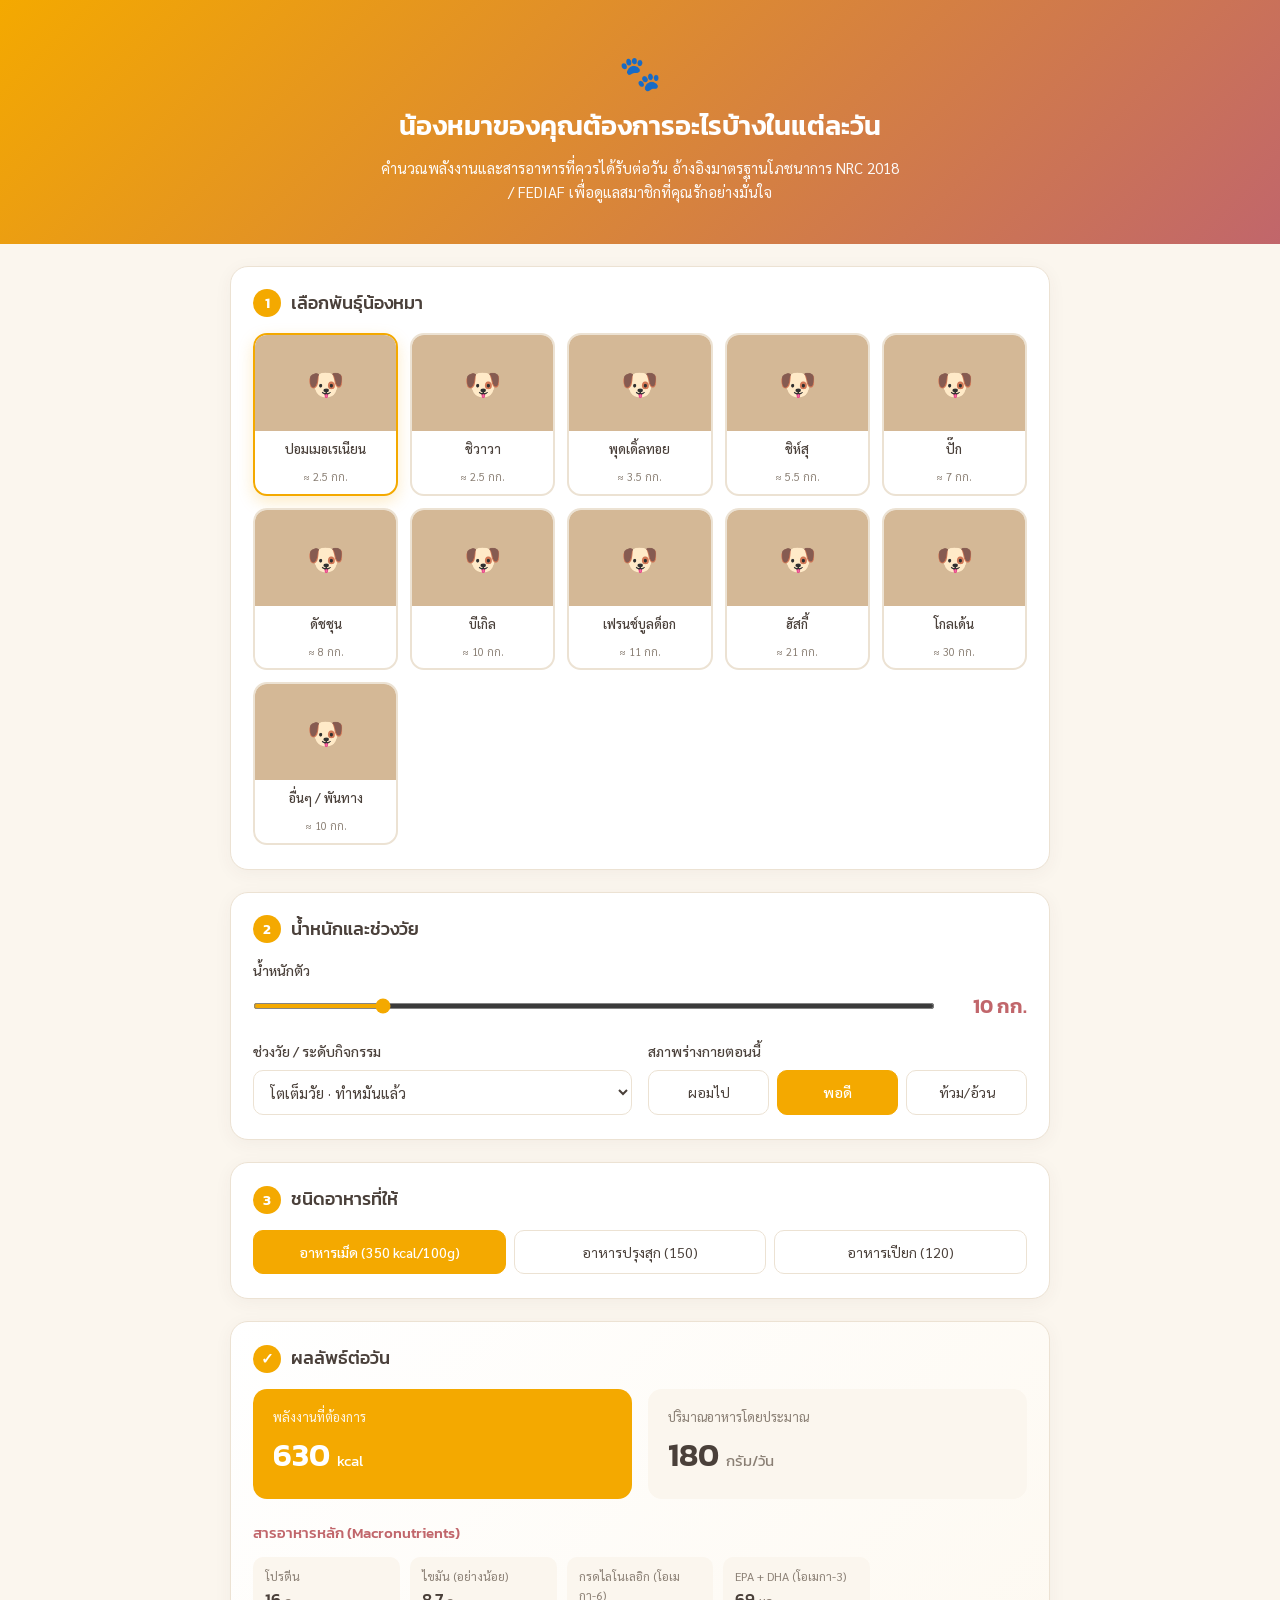
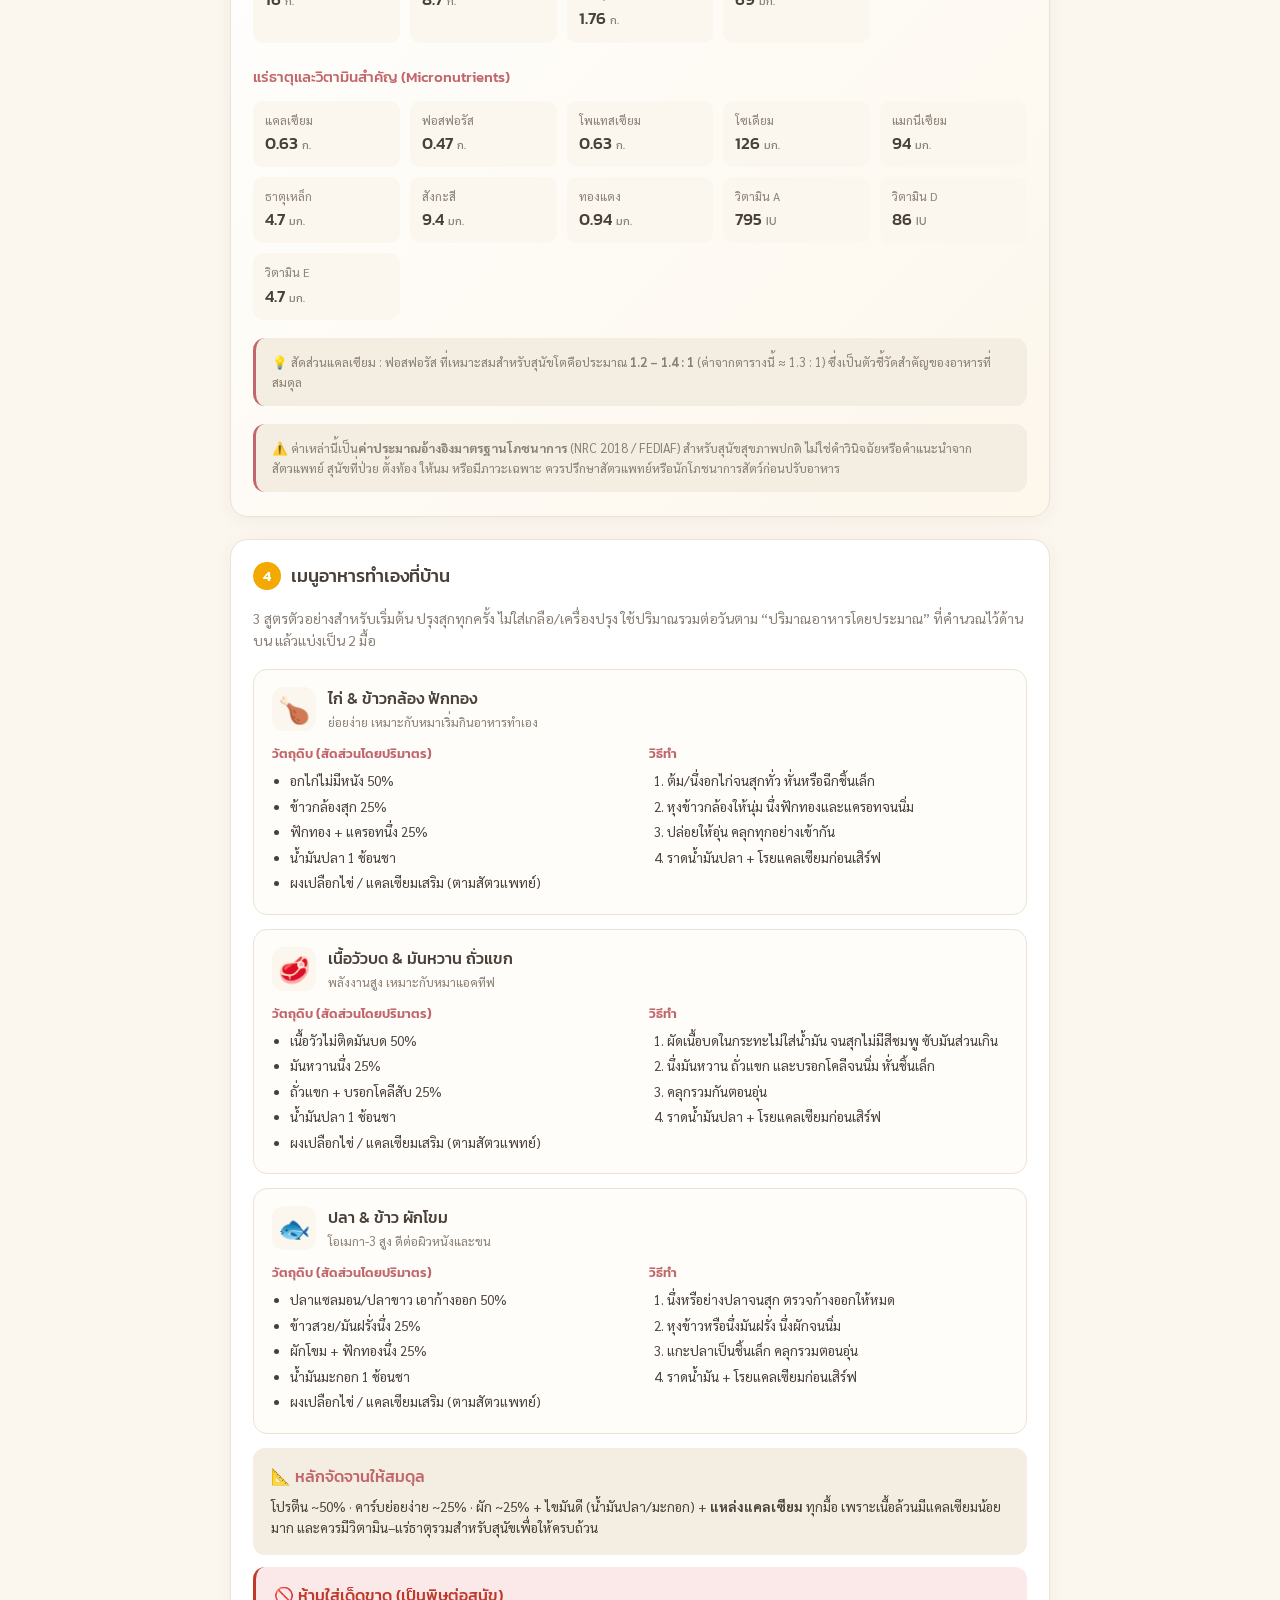
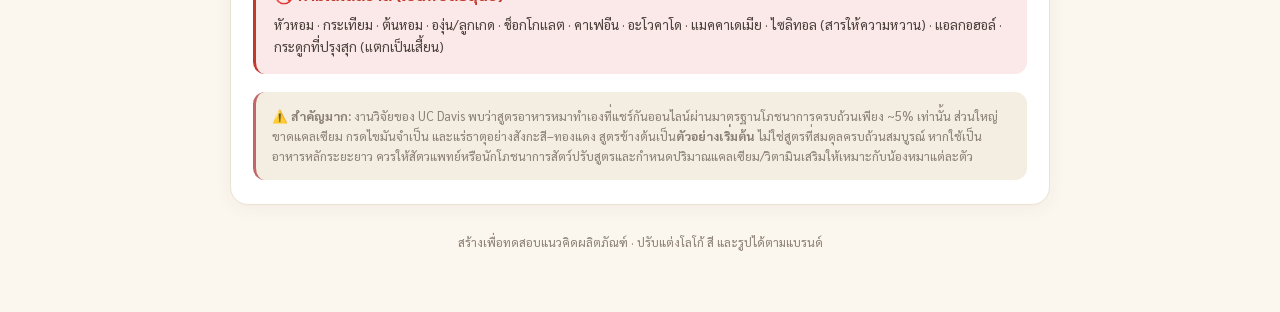
<file: INDEX.HTML>
<!DOCTYPE html>
<html lang="th">
<head>
<meta charset="UTF-8">
<meta name="viewport" content="width=device-width, initial-scale=1.0">
<title>คำนวณสารอาหารที่น้องหมาต้องการต่อวัน</title>
<link rel="preconnect" href="https://fonts.googleapis.com">
<link rel="preconnect" href="https://fonts.gstatic.com" crossorigin>
<link href="https://fonts.googleapis.com/css2?family=Kanit:wght@400;500;600&family=Sarabun:wght@400;500;600&display=swap" rel="stylesheet">
<style>
  :root{
    --mustard:#f4a900;
    --terracotta:#c1666b;
    --beige:#d4b896;
    --choco:#4a403a;
    --cream:#fbf6ee;
    --card:#ffffff;
    --line:#ece2d3;
    --muted:#8a7f74;
  }
  *{box-sizing:border-box;margin:0;padding:0;}
  body{
    font-family:'Sarabun',sans-serif;
    background:var(--cream);
    color:var(--choco);
    line-height:1.6;
    padding:0 0 60px;
  }
  h1,h2,h3,.num{font-family:'Kanit',sans-serif;font-weight:500;}
  .wrap{max-width:860px;margin:0 auto;padding:0 20px;}

  header{
    background:linear-gradient(135deg,var(--mustard),var(--terracotta));
    color:#fff;text-align:center;padding:44px 20px 40px;
  }
  header .paw{font-size:34px;}
  header h1{font-size:27px;font-weight:600;margin:6px 0 8px;}
  header p{font-size:15px;opacity:.95;max-width:520px;margin:0 auto;}

  section{background:var(--card);border:1px solid var(--line);border-radius:18px;
    padding:22px 22px 24px;margin-top:22px;box-shadow:0 4px 18px rgba(74,64,58,.05);}
  .step{display:flex;align-items:center;gap:10px;margin-bottom:16px;}
  .step .n{width:28px;height:28px;border-radius:50%;background:var(--mustard);color:#fff;
    font-family:'Kanit';font-weight:600;font-size:15px;display:flex;align-items:center;justify-content:center;flex-shrink:0;}
  .step h2{font-size:18px;font-weight:500;}

  .breeds{display:grid;grid-template-columns:repeat(auto-fill,minmax(120px,1fr));gap:12px;}
  .breed{border:2px solid var(--line);border-radius:14px;overflow:hidden;cursor:pointer;
    background:#fff;transition:transform .12s,border-color .12s;text-align:center;}
  .breed:hover{transform:translateY(-3px);}
  .breed.sel{border-color:var(--mustard);box-shadow:0 6px 16px rgba(244,169,0,.22);}
  .breed .photo{height:96px;background:var(--beige) center/cover no-repeat;display:flex;
    align-items:center;justify-content:center;font-size:30px;color:#fff;}
  .breed .name{font-size:13px;padding:8px 4px;font-weight:500;}
  .breed .kg{font-size:11px;color:var(--muted);padding-bottom:8px;}

  .field{margin-bottom:18px;}
  .field label{display:block;font-size:14px;font-weight:500;margin-bottom:8px;}
  .rangebox{display:flex;align-items:center;gap:14px;}
  input[type=range]{flex:1;accent-color:var(--mustard);height:6px;}
  .val{font-family:'Kanit';font-weight:600;font-size:20px;color:var(--terracotta);min-width:78px;text-align:right;}
  select,input[type=number]{width:100%;padding:11px 12px;border:1px solid var(--line);border-radius:10px;
    font-family:'Sarabun';font-size:15px;background:#fff;color:var(--choco);}
  .grid2{display:grid;grid-template-columns:1fr 1fr;gap:16px;}
  .chips{display:flex;gap:8px;flex-wrap:wrap;}
  .chip{flex:1;min-width:90px;text-align:center;padding:10px;border:1px solid var(--line);border-radius:10px;
    cursor:pointer;font-size:14px;background:#fff;transition:.12s;}
  .chip.on{background:var(--mustard);color:#fff;border-color:var(--mustard);font-weight:500;}

  .results{background:linear-gradient(135deg,#fff,#fdf7ec);}
  .big{display:grid;grid-template-columns:1fr 1fr;gap:16px;margin-bottom:8px;}
  .bigcard{background:var(--cream);border-radius:14px;padding:18px 20px;}
  .bigcard .lbl{font-size:13px;color:var(--muted);margin-bottom:2px;}
  .bigcard .v{font-family:'Kanit';font-weight:600;font-size:32px;color:var(--choco);}
  .bigcard .v small{font-size:15px;font-weight:400;color:var(--muted);}
  .bigcard.accent{background:var(--mustard);}
  .bigcard.accent .lbl{color:#fff;opacity:.9;}
  .bigcard.accent .v,.bigcard.accent .v small{color:#fff;}

  h3.nt{font-size:15px;font-weight:500;margin:22px 0 12px;color:var(--terracotta);}
  .nutri{display:grid;grid-template-columns:repeat(auto-fill,minmax(130px,1fr));gap:10px;}
  .nrow{background:var(--cream);border-radius:10px;padding:10px 12px;}
  .nrow .k{font-size:12px;color:var(--muted);}
  .nrow .val2{font-family:'Kanit';font-weight:500;font-size:17px;}
  .nrow .val2 small{font-size:11px;color:var(--muted);font-weight:400;}

  .note{font-size:12.5px;color:var(--muted);margin-top:18px;padding:14px 16px;background:#f4ede1;
    border-radius:12px;border-left:3px solid var(--terracotta);}
  footer{text-align:center;font-size:12px;color:var(--muted);margin-top:28px;}

  .recipe{border:1px solid var(--line);border-radius:14px;padding:16px 18px;margin-bottom:14px;background:#fffdf9;}
  .rhead{display:flex;align-items:center;gap:12px;margin-bottom:12px;}
  .rico{font-size:26px;width:44px;height:44px;background:var(--cream);border-radius:12px;display:flex;align-items:center;justify-content:center;flex-shrink:0;}
  .rname{font-family:'Kanit';font-weight:500;font-size:16px;}
  .rtag{font-size:12.5px;color:var(--muted);}
  .rsplit{display:grid;grid-template-columns:1fr 1fr;gap:18px;}
  .rlabel{font-size:12.5px;font-weight:600;color:var(--terracotta);margin-bottom:6px;font-family:'Kanit';}
  .ring,.rsteps{font-size:13.5px;padding-left:18px;}
  .ring li,.rsteps li{margin-bottom:4px;}
  @media(max-width:560px){.rsplit{grid-template-columns:1fr;}.grid2{grid-template-columns:1fr;}.big{grid-template-columns:1fr;}}
</style>
</head>
<body>
<header>
  <div class="paw">🐾</div>
  <h1>น้องหมาของคุณต้องการอะไรบ้างในแต่ละวัน</h1>
  <p>คำนวณพลังงานและสารอาหารที่ควรได้รับต่อวัน อ้างอิงมาตรฐานโภชนาการ NRC 2018 / FEDIAF เพื่อดูแลสมาชิกที่คุณรักอย่างมั่นใจ</p>
</header>

<div class="wrap">

  <section>
    <div class="step"><div class="n">1</div><h2>เลือกพันธุ์น้องหมา</h2></div>
    <div class="breeds" id="breeds"></div>
  </section>

  <section>
    <div class="step"><div class="n">2</div><h2>น้ำหนักและช่วงวัย</h2></div>
    <div class="field">
      <label>น้ำหนักตัว</label>
      <div class="rangebox">
        <input type="range" id="wt" min="1" max="50" step="0.5" value="10">
        <span class="val" id="wtOut">10 กก.</span>
      </div>
    </div>
    <div class="grid2">
      <div class="field" style="margin-bottom:0">
        <label>ช่วงวัย / ระดับกิจกรรม</label>
        <select id="stage">
          <option value="1.6">โตเต็มวัย · ทำหมันแล้ว</option>
          <option value="1.8">โตเต็มวัย · ยังไม่ทำหมัน</option>
          <option value="1.4">ไม่ค่อยขยับ / อยู่คอนโด</option>
          <option value="2.0">แอคทีฟมาก / ออกกำลังบ่อย</option>
          <option value="1.4">สูงวัย (7 ปีขึ้นไป)</option>
          <option value="2.0">ลูกสุนัข 4–12 เดือน</option>
          <option value="3.0">ลูกสุนัข ต่ำกว่า 4 เดือน</option>
          <option value="1.0">อยู่ระหว่างลดน้ำหนัก</option>
        </select>
      </div>
      <div class="field" style="margin-bottom:0">
        <label>สภาพร่างกายตอนนี้</label>
        <div class="chips" id="bcs">
          <div class="chip" data-b="1.1">ผอมไป</div>
          <div class="chip on" data-b="1.0">พอดี</div>
          <div class="chip" data-b="0.9">ท้วม/อ้วน</div>
        </div>
      </div>
    </div>
  </section>

  <section>
    <div class="step"><div class="n">3</div><h2>ชนิดอาหารที่ให้</h2></div>
    <div class="chips" id="foodtype">
      <div class="chip on" data-d="350">อาหารเม็ด (350 kcal/100g)</div>
      <div class="chip" data-d="150">อาหารปรุงสุก (150)</div>
      <div class="chip" data-d="120">อาหารเปียก (120)</div>
    </div>
  </section>

  <section class="results">
    <div class="step"><div class="n">✓</div><h2>ผลลัพธ์ต่อวัน</h2></div>
    <div class="big">
      <div class="bigcard accent">
        <div class="lbl">พลังงานที่ต้องการ</div>
        <div class="v"><span id="kcal">—</span> <small>kcal</small></div>
      </div>
      <div class="bigcard">
        <div class="lbl">ปริมาณอาหารโดยประมาณ</div>
        <div class="v"><span id="grams">—</span> <small>กรัม/วัน</small></div>
      </div>
    </div>

    <h3 class="nt">สารอาหารหลัก (Macronutrients)</h3>
    <div class="nutri" id="macro"></div>

    <h3 class="nt">แร่ธาตุและวิตามินสำคัญ (Micronutrients)</h3>
    <div class="nutri" id="micro"></div>

    <div class="note" id="capnote"></div>
    <div class="note">
      ⚠️ ค่าเหล่านี้เป็น<b>ค่าประมาณอ้างอิงมาตรฐานโภชนาการ</b> (NRC 2018 / FEDIAF) สำหรับสุนัขสุขภาพปกติ
      ไม่ใช่คำวินิจฉัยหรือคำแนะนำจากสัตวแพทย์ สุนัขที่ป่วย ตั้งท้อง ให้นม หรือมีภาวะเฉพาะ
      ควรปรึกษาสัตวแพทย์หรือนักโภชนาการสัตว์ก่อนปรับอาหาร
    </div>
  </section>

  <section>
    <div class="step"><div class="n">4</div><h2>เมนูอาหารทำเองที่บ้าน</h2></div>
    <p style="font-size:14px;color:var(--muted);margin-bottom:18px">
      3 สูตรตัวอย่างสำหรับเริ่มต้น ปรุงสุกทุกครั้ง ไม่ใส่เกลือ/เครื่องปรุง ใช้ปริมาณรวมต่อวันตาม “ปริมาณอาหารโดยประมาณ” ที่คำนวณไว้ด้านบน แล้วแบ่งเป็น 2 มื้อ
    </p>

    <div class="recipe">
      <div class="rhead"><span class="rico">🍗</span><div><div class="rname">ไก่ & ข้าวกล้อง ฟักทอง</div><div class="rtag">ย่อยง่าย เหมาะกับหมาเริ่มกินอาหารทำเอง</div></div></div>
      <div class="rsplit">
        <div>
          <div class="rlabel">วัตถุดิบ (สัดส่วนโดยปริมาตร)</div>
          <ul class="ring">
            <li>อกไก่ไม่มีหนัง 50%</li>
            <li>ข้าวกล้องสุก 25%</li>
            <li>ฟักทอง + แครอทนึ่ง 25%</li>
            <li>น้ำมันปลา 1 ช้อนชา</li>
            <li>ผงเปลือกไข่ / แคลเซียมเสริม (ตามสัตวแพทย์)</li>
          </ul>
        </div>
        <div>
          <div class="rlabel">วิธีทำ</div>
          <ol class="rsteps">
            <li>ต้ม/นึ่งอกไก่จนสุกทั่ว หั่นหรือฉีกชิ้นเล็ก</li>
            <li>หุงข้าวกล้องให้นุ่ม นึ่งฟักทองและแครอทจนนิ่ม</li>
            <li>ปล่อยให้อุ่น คลุกทุกอย่างเข้ากัน</li>
            <li>ราดน้ำมันปลา + โรยแคลเซียมก่อนเสิร์ฟ</li>
          </ol>
        </div>
      </div>
    </div>

    <div class="recipe">
      <div class="rhead"><span class="rico">🥩</span><div><div class="rname">เนื้อวัวบด & มันหวาน ถั่วแขก</div><div class="rtag">พลังงานสูง เหมาะกับหมาแอคทีฟ</div></div></div>
      <div class="rsplit">
        <div>
          <div class="rlabel">วัตถุดิบ (สัดส่วนโดยปริมาตร)</div>
          <ul class="ring">
            <li>เนื้อวัวไม่ติดมันบด 50%</li>
            <li>มันหวานนึ่ง 25%</li>
            <li>ถั่วแขก + บรอกโคลีสับ 25%</li>
            <li>น้ำมันปลา 1 ช้อนชา</li>
            <li>ผงเปลือกไข่ / แคลเซียมเสริม (ตามสัตวแพทย์)</li>
          </ul>
        </div>
        <div>
          <div class="rlabel">วิธีทำ</div>
          <ol class="rsteps">
            <li>ผัดเนื้อบดในกระทะไม่ใส่น้ำมัน จนสุกไม่มีสีชมพู ซับมันส่วนเกิน</li>
            <li>นึ่งมันหวาน ถั่วแขก และบรอกโคลีจนนิ่ม หั่นชิ้นเล็ก</li>
            <li>คลุกรวมกันตอนอุ่น</li>
            <li>ราดน้ำมันปลา + โรยแคลเซียมก่อนเสิร์ฟ</li>
          </ol>
        </div>
      </div>
    </div>

    <div class="recipe">
      <div class="rhead"><span class="rico">🐟</span><div><div class="rname">ปลา & ข้าว ผักโขม</div><div class="rtag">โอเมกา-3 สูง ดีต่อผิวหนังและขน</div></div></div>
      <div class="rsplit">
        <div>
          <div class="rlabel">วัตถุดิบ (สัดส่วนโดยปริมาตร)</div>
          <ul class="ring">
            <li>ปลาแซลมอน/ปลาขาว เอาก้างออก 50%</li>
            <li>ข้าวสวย/มันฝรั่งนึ่ง 25%</li>
            <li>ผักโขม + ฟักทองนึ่ง 25%</li>
            <li>น้ำมันมะกอก 1 ช้อนชา</li>
            <li>ผงเปลือกไข่ / แคลเซียมเสริม (ตามสัตวแพทย์)</li>
          </ul>
        </div>
        <div>
          <div class="rlabel">วิธีทำ</div>
          <ol class="rsteps">
            <li>นึ่งหรือย่างปลาจนสุก ตรวจก้างออกให้หมด</li>
            <li>หุงข้าวหรือนึ่งมันฝรั่ง นึ่งผักจนนิ่ม</li>
            <li>แกะปลาเป็นชิ้นเล็ก คลุกรวมตอนอุ่น</li>
            <li>ราดน้ำมัน + โรยแคลเซียมก่อนเสิร์ฟ</li>
          </ol>
        </div>
      </div>
    </div>

    <div style="background:#f4ede1;border-radius:12px;padding:16px 18px;margin-top:6px">
      <div style="font-family:'Kanit';font-weight:500;color:var(--terracotta);margin-bottom:6px">📐 หลักจัดจานให้สมดุล</div>
      <div style="font-size:13.5px">โปรตีน ~50% · คาร์บย่อยง่าย ~25% · ผัก ~25% + ไขมันดี (น้ำมันปลา/มะกอก) + <b>แหล่งแคลเซียม</b> ทุกมื้อ เพราะเนื้อล้วนมีแคลเซียมน้อยมาก และควรมีวิตามิน–แร่ธาตุรวมสำหรับสุนัขเพื่อให้ครบถ้วน</div>
    </div>

    <div style="background:#fbe9e9;border-radius:12px;padding:16px 18px;margin-top:12px;border-left:3px solid #c0392b">
      <div style="font-family:'Kanit';font-weight:500;color:#c0392b;margin-bottom:6px">🚫 ห้ามใส่เด็ดขาด (เป็นพิษต่อสุนัข)</div>
      <div style="font-size:13.5px">หัวหอม · กระเทียม · ต้นหอม · องุ่น/ลูกเกด · ช็อกโกแลต · คาเฟอีน · อะโวคาโด · แมคคาเดเมีย · ไซลิทอล (สารให้ความหวาน) · แอลกอฮอล์ · กระดูกที่ปรุงสุก (แตกเป็นเสี้ยน)</div>
    </div>

    <div class="note">
      ⚠️ <b>สำคัญมาก:</b> งานวิจัยของ UC Davis พบว่าสูตรอาหารหมาทำเองที่แชร์กันออนไลน์ผ่านมาตรฐานโภชนาการครบถ้วนเพียง ~5% เท่านั้น ส่วนใหญ่ขาดแคลเซียม กรดไขมันจำเป็น และแร่ธาตุอย่างสังกะสี–ทองแดง
      สูตรข้างต้นเป็น<b>ตัวอย่างเริ่มต้น</b> ไม่ใช่สูตรที่สมดุลครบถ้วนสมบูรณ์ หากใช้เป็นอาหารหลักระยะยาว ควรให้สัตวแพทย์หรือนักโภชนาการสัตว์ปรับสูตรและกำหนดปริมาณแคลเซียม/วิตามินเสริมให้เหมาะกับน้องหมาแต่ละตัว
    </div>
  </section>

  <footer>สร้างเพื่อทดสอบแนวคิดผลิตภัณฑ์ · ปรับแต่งโลโก้ สี และรูปได้ตามแบรนด์</footer>
</div>

<script>
const breeds=[
  {n:"ปอมเมอเรเนียน",kg:2.5,api:"pomeranian"},
  {n:"ชิวาวา",kg:2.5,api:"chihuahua"},
  {n:"พุดเดิ้ลทอย",kg:3.5,api:"poodle/toy"},
  {n:"ชิห์สุ",kg:5.5,api:"shihtzu"},
  {n:"ปั๊ก",kg:7,api:"pug"},
  {n:"ดัชชุน",kg:8,api:"dachshund"},
  {n:"บีเกิล",kg:10,api:"beagle"},
  {n:"เฟรนช์บูลด็อก",kg:11,api:"bulldog/french"},
  {n:"ฮัสกี้",kg:21,api:"husky"},
  {n:"โกลเด้น",kg:30,api:"retriever/golden"},
  {n:"อื่นๆ / พันทาง",kg:10,api:""}
];

const NRC={
  protein:25, fat:13.8, linoleic:2.8, epadha:0.11,
  ca:1.0, p:0.75, na:0.2, k:1.0, mg:150, fe:7.5, zn:15, cu:1.5,
  vitA:1263, vitD:136, vitE:7.5
};

let sel=0, bcs=1.0, density=350;

const wrap=document.getElementById("breeds");
breeds.forEach((b,i)=>{
  const c=document.createElement("div");
  c.className="breed"+(i===0?" sel":"");
  c.innerHTML=`<div class="photo" id="ph${i}">🐶</div><div class="name">${b.n}</div><div class="kg">≈ ${b.kg} กก.</div>`;
  c.onclick=()=>{sel=i;document.querySelectorAll(".breed").forEach(x=>x.classList.remove("sel"));
    c.classList.add("sel");document.getElementById("wt").value=b.kg;calc();};
  wrap.appendChild(c);
  const url=b.api?`https://dog.ceo/api/breed/${b.api}/images/random`:`https://dog.ceo/api/breeds/image/random`;
  fetch(url).then(r=>r.json()).then(d=>{if(d.message){const p=document.getElementById("ph"+i);
    p.style.backgroundImage=`url(${d.message})`;p.textContent="";}}).catch(()=>{});
});

document.getElementById("bcs").onclick=e=>{const t=e.target.closest(".chip");if(!t)return;
  document.querySelectorAll("#bcs .chip").forEach(x=>x.classList.remove("on"));t.classList.add("on");
  bcs=parseFloat(t.dataset.b);calc();};
document.getElementById("foodtype").onclick=e=>{const t=e.target.closest(".chip");if(!t)return;
  document.querySelectorAll("#foodtype .chip").forEach(x=>x.classList.remove("on"));t.classList.add("on");
  density=parseFloat(t.dataset.d);calc();};
document.getElementById("wt").addEventListener("input",calc);
document.getElementById("stage").addEventListener("change",calc);

function row(k,v,u){return `<div class="nrow"><div class="k">${k}</div><div class="val2">${v} <small>${u}</small></div></div>`;}
function r2(x){return Math.round(x*100)/100;}
function r1(x){return Math.round(x*10)/10;}

function calc(){
  const kg=parseFloat(document.getElementById("wt").value);
  const f=parseFloat(document.getElementById("stage").value);
  document.getElementById("wtOut").textContent=kg+" กก.";
  const rer=70*Math.pow(kg,0.75);
  const mer=rer*f*bcs;
  const k=mer/1000;
  document.getElementById("kcal").textContent=Math.round(mer).toLocaleString();
  document.getElementById("grams").textContent=Math.round(mer/(density/100)).toLocaleString();

  document.getElementById("macro").innerHTML=
    row("โปรตีน",Math.round(NRC.protein*k),"ก.")+
    row("ไขมัน (อย่างน้อย)",r1(NRC.fat*k),"ก.")+
    row("กรดไลโนเลอิก (โอเมกา-6)",r2(NRC.linoleic*k),"ก.")+
    row("EPA + DHA (โอเมกา-3)",Math.round(NRC.epadha*k*1000),"มก.");

  document.getElementById("micro").innerHTML=
    row("แคลเซียม",r2(NRC.ca*k),"ก.")+
    row("ฟอสฟอรัส",r2(NRC.p*k),"ก.")+
    row("โพแทสเซียม",r2(NRC.k*k),"ก.")+
    row("โซเดียม",Math.round(NRC.na*k*1000),"มก.")+
    row("แมกนีเซียม",Math.round(NRC.mg*k),"มก.")+
    row("ธาตุเหล็ก",r1(NRC.fe*k),"มก.")+
    row("สังกะสี",r1(NRC.zn*k),"มก.")+
    row("ทองแดง",r2(NRC.cu*k),"มก.")+
    row("วิตามิน A",Math.round(NRC.vitA*k),"IU")+
    row("วิตามิน D",Math.round(NRC.vitD*k),"IU")+
    row("วิตามิน E",r1(NRC.vitE*k),"มก.");

  const ratio=r1((NRC.ca*k)/(NRC.p*k));
  document.getElementById("capnote").innerHTML=
    `💡 สัดส่วนแคลเซียม : ฟอสฟอรัส ที่เหมาะสมสำหรับสุนัขโตคือประมาณ <b>1.2 – 1.4 : 1</b> (ค่าจากตารางนี้ ≈ ${ratio} : 1) ซึ่งเป็นตัวชี้วัดสำคัญของอาหารที่สมดุล`;
}
calc();
</script>
</body>
</html>
</file>
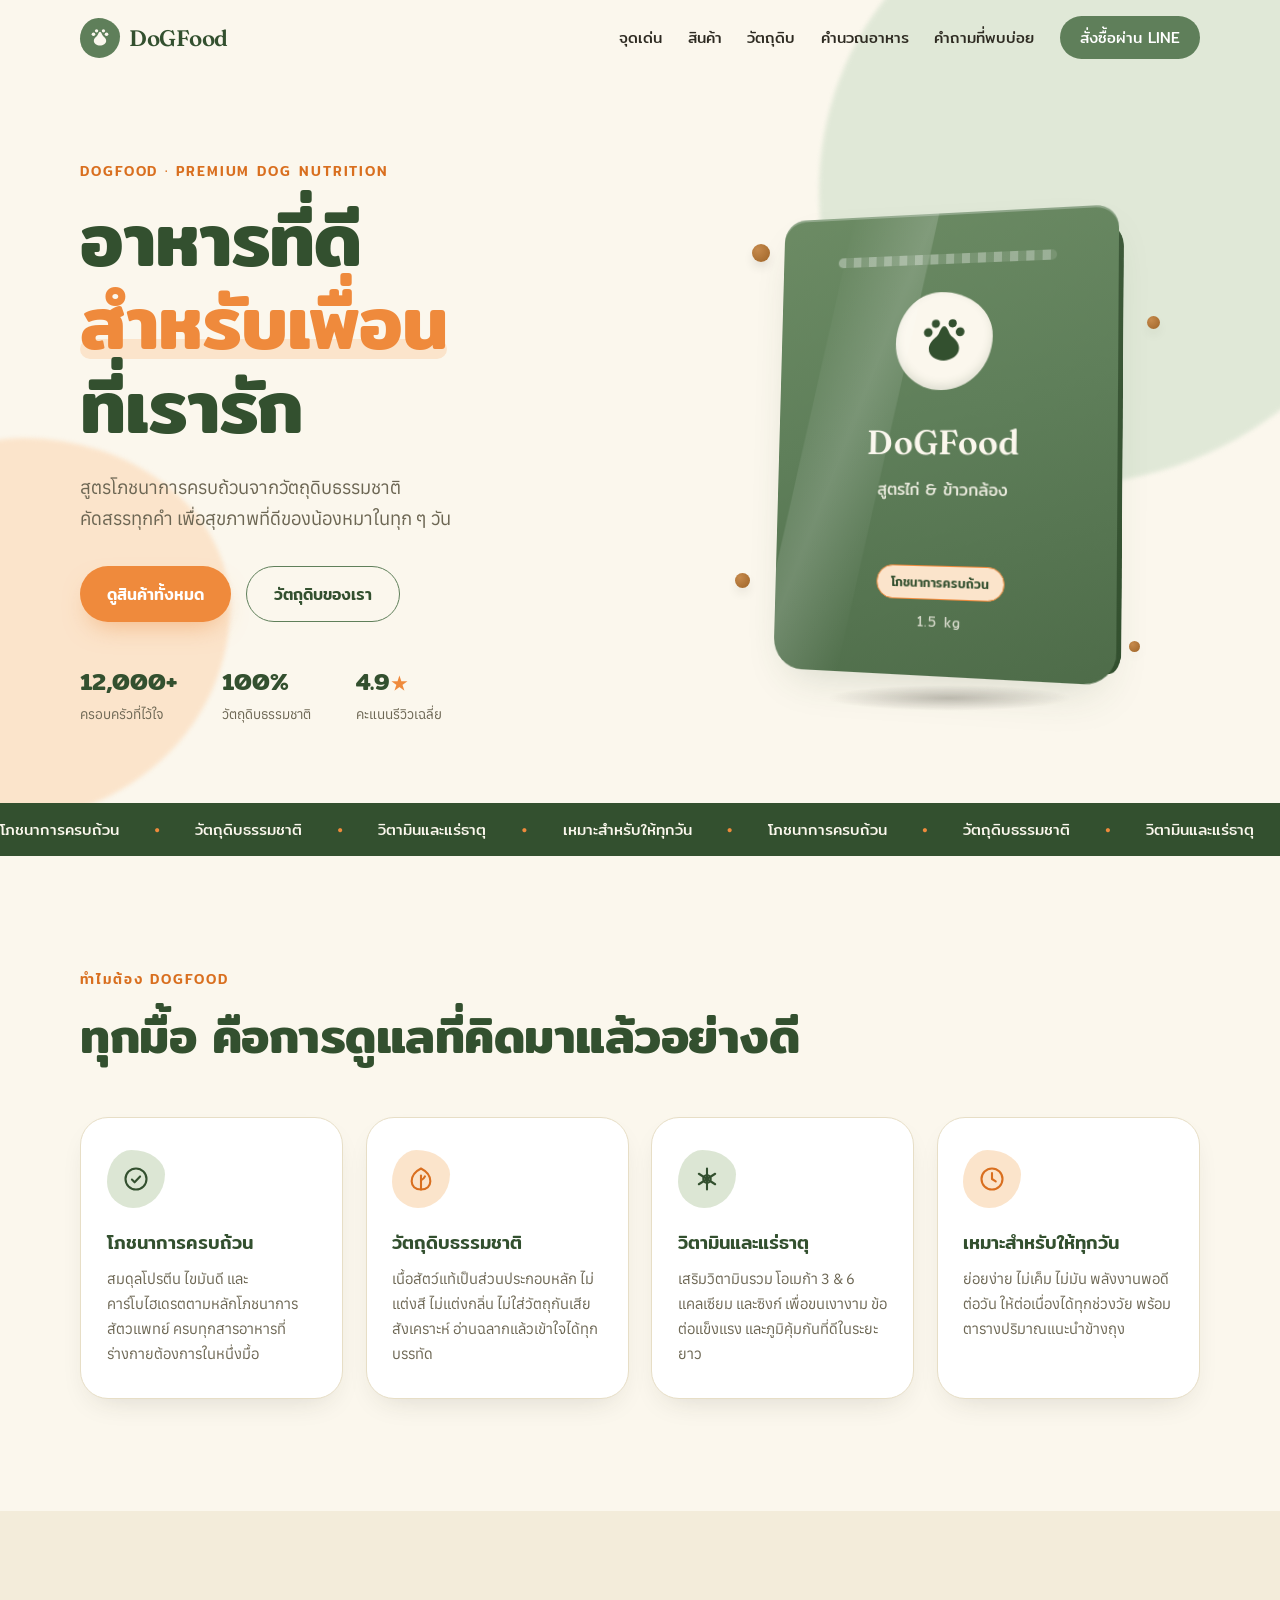
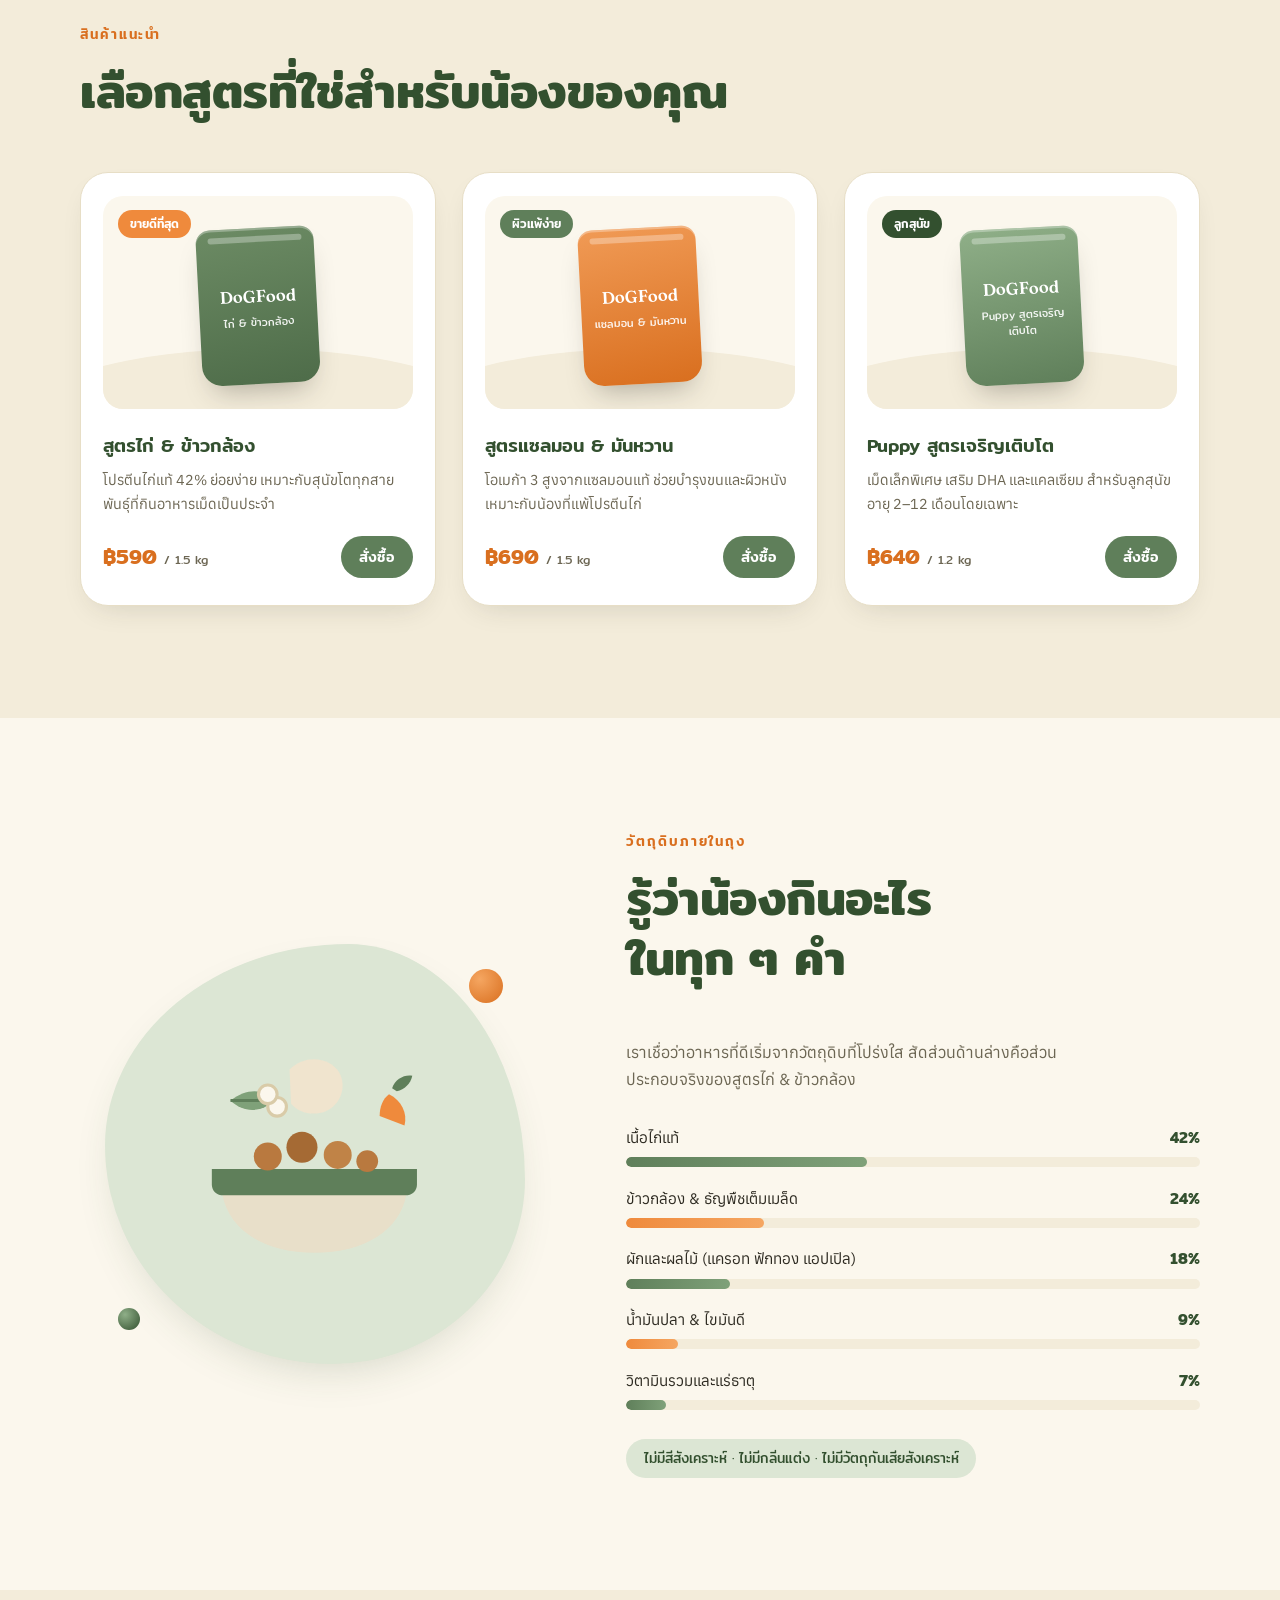
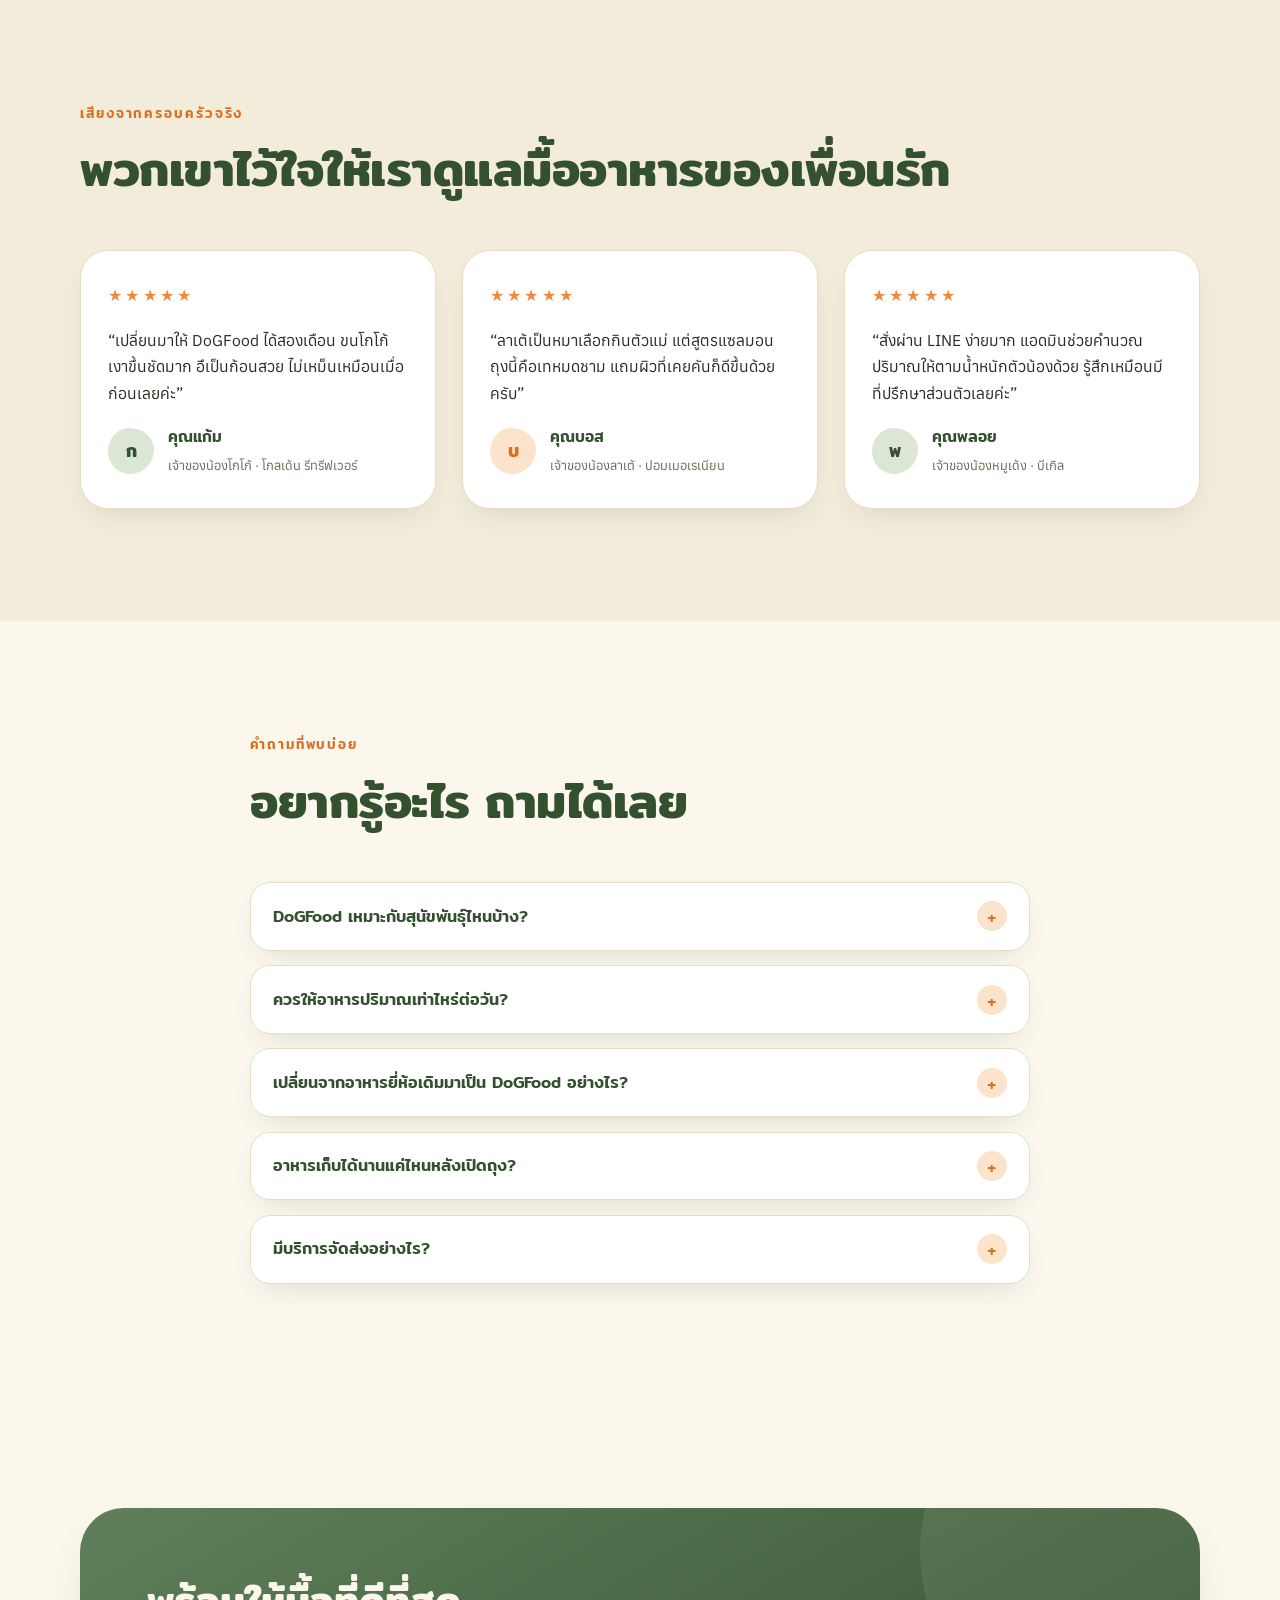
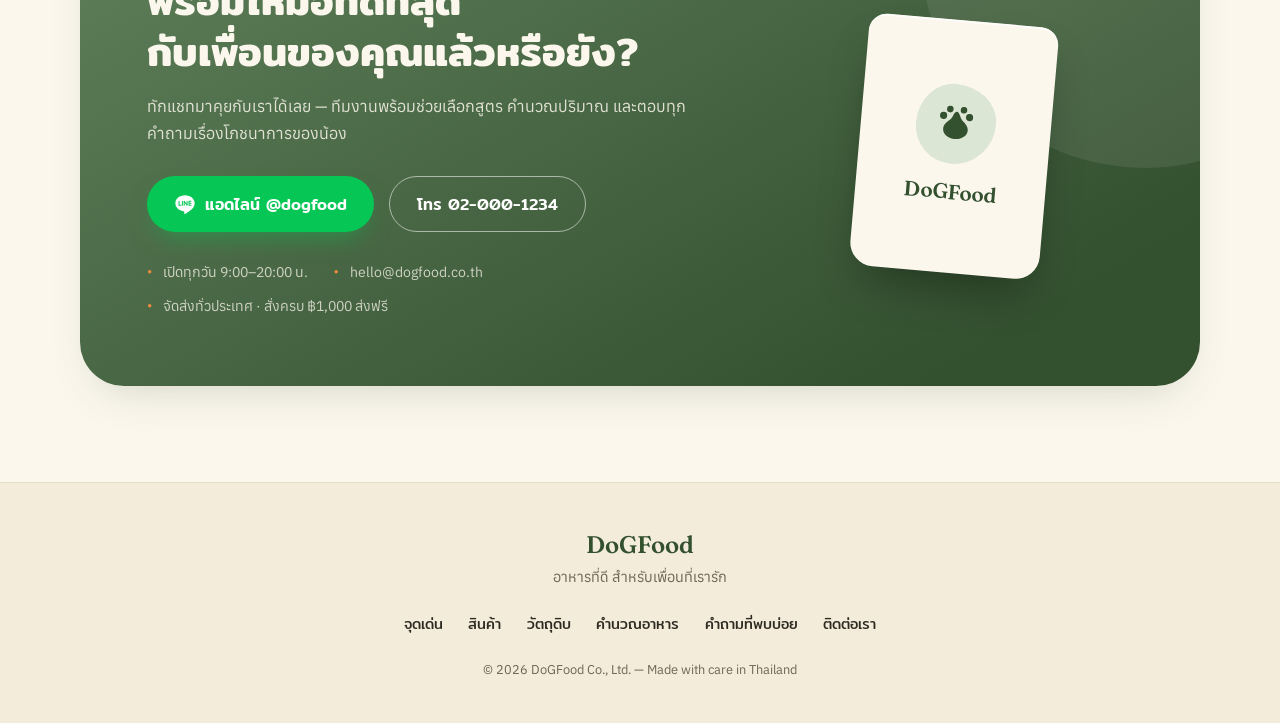
<file: index.html>
<!DOCTYPE html>
<html lang="th">
<head>
  <meta charset="UTF-8">
  <meta name="viewport" content="width=device-width, initial-scale=1.0">
  <title>DoGFood — อาหารที่ดี สำหรับเพื่อนที่เรารัก</title>
  <meta name="description" content="DoGFood อาหารสุนัขเกรดพรีเมียม โภชนาการครบถ้วน วัตถุดิบธรรมชาติ เหมาะสำหรับให้ทุกวัน">
  <link rel="preconnect" href="https://fonts.googleapis.com">
  <link rel="preconnect" href="https://fonts.gstatic.com" crossorigin>
  <link href="https://fonts.googleapis.com/css2?family=Anuphan:wght@400;500;600&family=Mitr:wght@400;500;600&family=Fraunces:opsz,wght@9..144,500;9..144,600&display=swap" rel="stylesheet">
  <link rel="stylesheet" href="style.css">
</head>
<body>

  <!-- ===== NAV ===== -->
  <header class="nav" id="nav">
    <div class="nav__inner">
      <a href="#top" class="nav__logo" aria-label="DoGFood หน้าแรก">
        <span class="nav__logo-mark" aria-hidden="true">
          <svg viewBox="0 0 32 32" fill="none"><path d="M16 27c-4.5 0-9-2.6-9-7 0-3.2 2.6-5.3 4.6-7 .9-.8 1.5-2.2 2-3.4.6-1.4 1.4-2.6 2.4-2.6s1.8 1.2 2.4 2.6c.5 1.2 1.1 2.6 2 3.4 2 1.7 4.6 3.8 4.6 7 0 4.4-4.5 7-9 7Z" fill="currentColor"/><circle cx="6.5" cy="10.5" r="2.6" fill="currentColor"/><circle cx="25.5" cy="10.5" r="2.6" fill="currentColor"/><circle cx="11" cy="5.5" r="2.4" fill="currentColor"/><circle cx="21" cy="5.5" r="2.4" fill="currentColor"/></svg>
        </span>
        <span class="nav__logo-text">DoGFood</span>
      </a>
      <nav class="nav__links" id="navLinks" aria-label="เมนูหลัก">
        <a href="#benefits">จุดเด่น</a>
        <a href="#products">สินค้า</a>
        <a href="#ingredients">วัตถุดิบ</a>
        <a href="calculator.html">คำนวณอาหาร</a>
        <a href="#faq">คำถามที่พบบ่อย</a>
        <a href="#contact" class="nav__cta">สั่งซื้อผ่าน LINE</a>
      </nav>
      <button class="nav__burger" id="navBurger" aria-label="เปิดเมนู" aria-expanded="false" aria-controls="navLinks">
        <span></span><span></span><span></span>
      </button>
    </div>
  </header>

  <main id="top">

    <!-- ===== HERO ===== -->
    <section class="hero">
      <div class="hero__blob hero__blob--a" aria-hidden="true"></div>
      <div class="hero__blob hero__blob--b" aria-hidden="true"></div>

      <div class="hero__inner">
        <div class="hero__copy">
          <p class="eyebrow reveal">DoGFood · Premium Dog Nutrition</p>
          <h1 class="hero__title">
            <span class="hero__line reveal">อาหารที่ดี</span>
            <span class="hero__line hero__line--accent reveal">สำหรับเพื่อน</span>
            <span class="hero__line reveal">ที่เรารัก</span>
          </h1>
          <p class="hero__sub reveal">สูตรโภชนาการครบถ้วนจากวัตถุดิบธรรมชาติ<br>
          คัดสรรทุกคำ เพื่อสุขภาพที่ดีของน้องหมาในทุก ๆ วัน</p>
          <div class="hero__actions reveal">
            <a href="#products" class="btn btn--primary">ดูสินค้าทั้งหมด</a>
            <a href="#ingredients" class="btn btn--ghost">วัตถุดิบของเรา</a>
          </div>
          <ul class="hero__proof reveal" aria-label="ความน่าเชื่อถือ">
            <li><strong>12,000+</strong><span>ครอบครัวที่ไว้ใจ</span></li>
            <li><strong>100%</strong><span>วัตถุดิบธรรมชาติ</span></li>
            <li><strong>4.9<span class="star" aria-hidden="true">★</span></strong><span>คะแนนรีวิวเฉลี่ย</span></li>
          </ul>
        </div>

        <!-- 3D packaging -->
        <div class="hero__visual reveal" aria-hidden="true">
          <div class="stage" id="pouchStage">
            <div class="pouch" id="pouch">
              <div class="pouch__side"></div>
              <div class="pouch__front">
                <div class="pouch__seal"></div>
                <div class="pouch__paw">
                  <svg viewBox="0 0 32 32" fill="none"><path d="M16 27c-4.5 0-9-2.6-9-7 0-3.2 2.6-5.3 4.6-7 .9-.8 1.5-2.2 2-3.4.6-1.4 1.4-2.6 2.4-2.6s1.8 1.2 2.4 2.6c.5 1.2 1.1 2.6 2 3.4 2 1.7 4.6 3.8 4.6 7 0 4.4-4.5 7-9 7Z" fill="currentColor"/><circle cx="6.5" cy="10.5" r="2.6" fill="currentColor"/><circle cx="25.5" cy="10.5" r="2.6" fill="currentColor"/><circle cx="11" cy="5.5" r="2.4" fill="currentColor"/><circle cx="21" cy="5.5" r="2.4" fill="currentColor"/></svg>
                </div>
                <div class="pouch__brand">DoGFood</div>
                <div class="pouch__flavor">สูตรไก่ &amp; ข้าวกล้อง</div>
                <div class="pouch__badge">โภชนาการครบถ้วน</div>
                <div class="pouch__weight">1.5 kg</div>
              </div>
            </div>
            <span class="kibble kibble--1"></span>
            <span class="kibble kibble--2"></span>
            <span class="kibble kibble--3"></span>
            <span class="kibble kibble--4"></span>
            <div class="stage__shadow"></div>
          </div>
        </div>
      </div>

      <div class="ticker" aria-hidden="true">
        <div class="ticker__track">
          <span>โภชนาการครบถ้วน</span><i>●</i><span>วัตถุดิบธรรมชาติ</span><i>●</i><span>วิตามินและแร่ธาตุ</span><i>●</i><span>เหมาะสำหรับให้ทุกวัน</span><i>●</i>
          <span>โภชนาการครบถ้วน</span><i>●</i><span>วัตถุดิบธรรมชาติ</span><i>●</i><span>วิตามินและแร่ธาตุ</span><i>●</i><span>เหมาะสำหรับให้ทุกวัน</span><i>●</i>
        </div>
      </div>
    </section>

    <!-- ===== BENEFITS ===== -->
    <section class="section benefits" id="benefits">
      <div class="container">
        <p class="eyebrow reveal">ทำไมต้อง DoGFood</p>
        <h2 class="section__title reveal">ทุกมื้อ คือการดูแล<br class="sm-only">ที่คิดมาแล้วอย่างดี</h2>
        <div class="benefits__grid">
          <article class="benefit reveal">
            <div class="benefit__icon benefit__icon--green">
              <svg viewBox="0 0 24 24" fill="none" stroke="currentColor" stroke-width="1.8" stroke-linecap="round" stroke-linejoin="round"><circle cx="12" cy="12" r="9"/><path d="M8.5 12.5l2.3 2.3 4.7-5"/></svg>
            </div>
            <h3>โภชนาการครบถ้วน</h3>
            <p>สมดุลโปรตีน ไขมันดี และคาร์โบไฮเดรตตามหลักโภชนาการสัตวแพทย์ ครบทุกสารอาหารที่ร่างกายต้องการในหนึ่งมื้อ</p>
          </article>
          <article class="benefit reveal">
            <div class="benefit__icon benefit__icon--orange">
              <svg viewBox="0 0 24 24" fill="none" stroke="currentColor" stroke-width="1.8" stroke-linecap="round" stroke-linejoin="round"><path d="M12 21c-5 0-8-3-8-7 0-5 4-9 8-11 4 2 8 6 8 11 0 4-3 7-8 7Z"/><path d="M12 21V9"/><path d="M12 13c1.5-.6 2.8-1.8 3.4-3.2"/></svg>
            </div>
            <h3>วัตถุดิบธรรมชาติ</h3>
            <p>เนื้อสัตว์แท้เป็นส่วนประกอบหลัก ไม่แต่งสี ไม่แต่งกลิ่น ไม่ใส่วัตถุกันเสียสังเคราะห์ อ่านฉลากแล้วเข้าใจได้ทุกบรรทัด</p>
          </article>
          <article class="benefit reveal">
            <div class="benefit__icon benefit__icon--green">
              <svg viewBox="0 0 24 24" fill="none" stroke="currentColor" stroke-width="1.8" stroke-linecap="round" stroke-linejoin="round"><path d="M12 3v18M5 7.5l14 9M19 7.5l-14 9"/><circle cx="12" cy="12" r="3.2"/></svg>
            </div>
            <h3>วิตามินและแร่ธาตุ</h3>
            <p>เสริมวิตามินรวม โอเมก้า 3 &amp; 6 แคลเซียม และซิงก์ เพื่อขนเงางาม ข้อต่อแข็งแรง และภูมิคุ้มกันที่ดีในระยะยาว</p>
          </article>
          <article class="benefit reveal">
            <div class="benefit__icon benefit__icon--orange">
              <svg viewBox="0 0 24 24" fill="none" stroke="currentColor" stroke-width="1.8" stroke-linecap="round" stroke-linejoin="round"><circle cx="12" cy="12" r="9"/><path d="M12 7v5l3.2 2"/></svg>
            </div>
            <h3>เหมาะสำหรับให้ทุกวัน</h3>
            <p>ย่อยง่าย ไม่เค็ม ไม่มัน พลังงานพอดีต่อวัน ให้ต่อเนื่องได้ทุกช่วงวัย พร้อมตารางปริมาณแนะนำข้างถุง</p>
          </article>
        </div>
      </div>
    </section>

    <!-- ===== PRODUCTS ===== -->
    <section class="section section--tinted products" id="products">
      <div class="container">
        <p class="eyebrow reveal">สินค้าแนะนำ</p>
        <h2 class="section__title reveal">เลือกสูตรที่ใช่<br class="sm-only">สำหรับน้องของคุณ</h2>
        <div class="products__grid">

          <article class="product reveal">
            <div class="product__stage">
              <span class="product__tag">ขายดีที่สุด</span>
              <div class="mini-pouch mini-pouch--chicken">
                <span class="mini-pouch__brand">DoGFood</span>
                <span class="mini-pouch__name">ไก่ &amp; ข้าวกล้อง</span>
              </div>
            </div>
            <h3>สูตรไก่ &amp; ข้าวกล้อง</h3>
            <p>โปรตีนไก่แท้ 42% ย่อยง่าย เหมาะกับสุนัขโตทุกสายพันธุ์ที่กินอาหารเม็ดเป็นประจำ</p>
            <div class="product__meta">
              <span class="product__price">฿590 <small>/ 1.5 kg</small></span>
              <a href="#contact" class="btn btn--small">สั่งซื้อ</a>
            </div>
          </article>

          <article class="product reveal">
            <div class="product__stage">
              <span class="product__tag product__tag--green">ผิวแพ้ง่าย</span>
              <div class="mini-pouch mini-pouch--salmon">
                <span class="mini-pouch__brand">DoGFood</span>
                <span class="mini-pouch__name">แซลมอน &amp; มันหวาน</span>
              </div>
            </div>
            <h3>สูตรแซลมอน &amp; มันหวาน</h3>
            <p>โอเมก้า 3 สูงจากแซลมอนแท้ ช่วยบำรุงขนและผิวหนัง เหมาะกับน้องที่แพ้โปรตีนไก่</p>
            <div class="product__meta">
              <span class="product__price">฿690 <small>/ 1.5 kg</small></span>
              <a href="#contact" class="btn btn--small">สั่งซื้อ</a>
            </div>
          </article>

          <article class="product reveal">
            <div class="product__stage">
              <span class="product__tag product__tag--soft">ลูกสุนัข</span>
              <div class="mini-pouch mini-pouch--puppy">
                <span class="mini-pouch__brand">DoGFood</span>
                <span class="mini-pouch__name">Puppy สูตรเจริญเติบโต</span>
              </div>
            </div>
            <h3>Puppy สูตรเจริญเติบโต</h3>
            <p>เม็ดเล็กพิเศษ เสริม DHA และแคลเซียม สำหรับลูกสุนัขอายุ 2–12 เดือนโดยเฉพาะ</p>
            <div class="product__meta">
              <span class="product__price">฿640 <small>/ 1.2 kg</small></span>
              <a href="#contact" class="btn btn--small">สั่งซื้อ</a>
            </div>
          </article>

        </div>
      </div>
    </section>

    <!-- ===== INGREDIENTS ===== -->
    <section class="section ingredients" id="ingredients">
      <div class="container ingredients__inner">
        <div class="ingredients__visual reveal" aria-hidden="true">
          <div class="ingredients__blob">
            <svg viewBox="0 0 200 200" class="ingredients__art">
              <!-- bowl -->
              <path d="M40 118h120c0 28-24 46-60 46s-60-18-60-46Z" fill="#E8DFC9"/>
              <path d="M34 110h132v10c0 4-3 7-7 7H41c-4 0-7-3-7-7v-10Z" fill="#5F7F5A"/>
              <!-- kibbles -->
              <circle cx="70" cy="102" r="9" fill="#B9793F"/>
              <circle cx="92" cy="96" r="10" fill="#A56A34"/>
              <circle cx="115" cy="101" r="9" fill="#C08347"/>
              <circle cx="134" cy="105" r="7" fill="#B9793F"/>
              <!-- carrot -->
              <path d="M148 62c8 4 12 12 10 20l-16-6c0-6 2-11 6-14Z" fill="#EF8A3C"/>
              <path d="M150 58c2-6 8-9 13-8-1 5-5 9-10 10l-3-2Z" fill="#5F7F5A"/>
              <!-- leaf -->
              <path d="M46 66c10-8 22-8 28 0-8 8-20 8-28 0Z" fill="#7FA179"/>
              <path d="M46 66c10 0 20 0 28 0" stroke="#5F7F5A" stroke-width="2"/>
              <!-- drumstick -->
              <path d="M84 46c10-10 26-8 32 2 5 9 1 21-9 25-8 3-17 1-22-5l-1-22Z" fill="#F0E4CE"/>
              <circle cx="76" cy="70" r="6" fill="#FBF7ED" stroke="#D9CBA8" stroke-width="2"/>
              <circle cx="70" cy="62" r="6" fill="#FBF7ED" stroke="#D9CBA8" stroke-width="2"/>
            </svg>
          </div>
          <span class="ingredients__float ingredients__float--1"></span>
          <span class="ingredients__float ingredients__float--2"></span>
        </div>

        <div class="ingredients__copy">
          <p class="eyebrow reveal">วัตถุดิบภายในถุง</p>
          <h2 class="section__title reveal">รู้ว่าน้องกินอะไร<br>ในทุก ๆ คำ</h2>
          <p class="ingredients__lead reveal">เราเชื่อว่าอาหารที่ดีเริ่มจากวัตถุดิบที่โปร่งใส สัดส่วนด้านล่างคือส่วนประกอบจริงของสูตรไก่ &amp; ข้าวกล้อง</p>

          <ul class="ing-list">
            <li class="reveal">
              <div class="ing-list__head"><span>เนื้อไก่แท้</span><strong>42%</strong></div>
              <div class="ing-bar"><span class="ing-bar__fill" style="--w:42%"></span></div>
            </li>
            <li class="reveal">
              <div class="ing-list__head"><span>ข้าวกล้อง &amp; ธัญพืชเต็มเมล็ด</span><strong>24%</strong></div>
              <div class="ing-bar"><span class="ing-bar__fill" style="--w:24%"></span></div>
            </li>
            <li class="reveal">
              <div class="ing-list__head"><span>ผักและผลไม้ (แครอท ฟักทอง แอปเปิล)</span><strong>18%</strong></div>
              <div class="ing-bar"><span class="ing-bar__fill" style="--w:18%"></span></div>
            </li>
            <li class="reveal">
              <div class="ing-list__head"><span>น้ำมันปลา &amp; ไขมันดี</span><strong>9%</strong></div>
              <div class="ing-bar"><span class="ing-bar__fill" style="--w:9%"></span></div>
            </li>
            <li class="reveal">
              <div class="ing-list__head"><span>วิตามินรวมและแร่ธาตุ</span><strong>7%</strong></div>
              <div class="ing-bar"><span class="ing-bar__fill" style="--w:7%"></span></div>
            </li>
          </ul>

          <p class="ingredients__note reveal">ไม่มีสีสังเคราะห์ · ไม่มีกลิ่นแต่ง · ไม่มีวัตถุกันเสียสังเคราะห์</p>
        </div>
      </div>
    </section>

    <!-- ===== TESTIMONIALS ===== -->
    <section class="section section--tinted reviews" id="reviews">
      <div class="container">
        <p class="eyebrow reveal">เสียงจากครอบครัวจริง</p>
        <h2 class="section__title reveal">พวกเขาไว้ใจให้เราดูแล<br class="sm-only">มื้ออาหารของเพื่อนรัก</h2>
        <div class="reviews__grid">
          <figure class="review reveal">
            <div class="review__stars" aria-label="5 ดาว">★★★★★</div>
            <blockquote>“เปลี่ยนมาให้ DoGFood ได้สองเดือน ขนโกโก้เงาขึ้นชัดมาก อึเป็นก้อนสวย ไม่เหม็นเหมือนเมื่อก่อนเลยค่ะ”</blockquote>
            <figcaption>
              <span class="review__avatar" aria-hidden="true">ก</span>
              <div><strong>คุณแก้ม</strong><span>เจ้าของน้องโกโก้ · โกลเด้น รีทรีฟเวอร์</span></div>
            </figcaption>
          </figure>
          <figure class="review reveal">
            <div class="review__stars" aria-label="5 ดาว">★★★★★</div>
            <blockquote>“ลาเต้เป็นหมาเลือกกินตัวแม่ แต่สูตรแซลมอนถุงนี้คือเทหมดชาม แถมผิวที่เคยคันก็ดีขึ้นด้วยครับ”</blockquote>
            <figcaption>
              <span class="review__avatar review__avatar--orange" aria-hidden="true">บ</span>
              <div><strong>คุณบอส</strong><span>เจ้าของน้องลาเต้ · ปอมเมอเรเนียน</span></div>
            </figcaption>
          </figure>
          <figure class="review reveal">
            <div class="review__stars" aria-label="5 ดาว">★★★★★</div>
            <blockquote>“สั่งผ่าน LINE ง่ายมาก แอดมินช่วยคำนวณปริมาณให้ตามน้ำหนักตัวน้องด้วย รู้สึกเหมือนมีที่ปรึกษาส่วนตัวเลยค่ะ”</blockquote>
            <figcaption>
              <span class="review__avatar" aria-hidden="true">พ</span>
              <div><strong>คุณพลอย</strong><span>เจ้าของน้องหมูเด้ง · บีเกิล</span></div>
            </figcaption>
          </figure>
        </div>
      </div>
    </section>

    <!-- ===== FAQ ===== -->
    <section class="section faq" id="faq">
      <div class="container container--narrow">
        <p class="eyebrow reveal">คำถามที่พบบ่อย</p>
        <h2 class="section__title reveal">อยากรู้อะไร ถามได้เลย</h2>
        <div class="faq__list reveal">

          <details class="faq__item">
            <summary>DoGFood เหมาะกับสุนัขพันธุ์ไหนบ้าง?</summary>
            <div class="faq__body"><p>สูตรสุนัขโตของเราออกแบบมาสำหรับทุกสายพันธุ์และทุกขนาดตัว ส่วนลูกสุนัขอายุ 2–12 เดือน แนะนำสูตร Puppy ซึ่งมีเม็ดเล็กกว่าและพลังงานสูงกว่าเพื่อการเจริญเติบโต</p></div>
          </details>

          <details class="faq__item">
            <summary>ควรให้อาหารปริมาณเท่าไหร่ต่อวัน?</summary>
            <div class="faq__body"><p>ปริมาณขึ้นอยู่กับน้ำหนักตัวและกิจกรรมของน้อง ลองใช้<a href="calculator.html" style="color: var(--orange-deep); font-weight: 500;">เครื่องคำนวณปริมาณอาหาร</a>ของเราได้เลย หรือทักแชท LINE พร้อมแจ้งน้ำหนักตัวน้อง แอดมินจะช่วยคำนวณให้ฟรี</p></div>
          </details>

          <details class="faq__item">
            <summary>เปลี่ยนจากอาหารยี่ห้อเดิมมาเป็น DoGFood อย่างไร?</summary>
            <div class="faq__body"><p>แนะนำให้ค่อย ๆ ผสมภายใน 7 วัน เริ่มจาก DoGFood 25% ผสมอาหารเดิม 75% แล้วเพิ่มสัดส่วนขึ้นทุก 2 วัน เพื่อให้ระบบย่อยอาหารปรับตัวได้โดยไม่ท้องเสีย</p></div>
          </details>

          <details class="faq__item">
            <summary>อาหารเก็บได้นานแค่ไหนหลังเปิดถุง?</summary>
            <div class="faq__body"><p>ถุงของเรามีซิปล็อกในตัว หลังเปิดควรใช้ให้หมดภายใน 6 สัปดาห์ เก็บในที่แห้ง พ้นแสงแดด และปิดซิปให้สนิททุกครั้งเพื่อคงความหอมและคุณค่าอาหาร</p></div>
          </details>

          <details class="faq__item">
            <summary>มีบริการจัดส่งอย่างไร?</summary>
            <div class="faq__body"><p>จัดส่งทั่วประเทศภายใน 1–3 วันทำการ สั่งครบ ฿1,000 ส่งฟรีทันที และมีระบบสั่งซื้อแบบรายเดือน (Subscription) ลดเพิ่ม 10% สำหรับลูกค้าประจำ</p></div>
          </details>

        </div>
      </div>
    </section>

    <!-- ===== CONTACT / LINE CTA ===== -->
    <section class="section contact" id="contact">
      <div class="container">
        <div class="contact__panel reveal">
          <div class="contact__blob" aria-hidden="true"></div>
          <div class="contact__copy">
            <h2>พร้อมให้มื้อที่ดีที่สุด<br>กับเพื่อนของคุณแล้วหรือยัง?</h2>
            <p>ทักแชทมาคุยกับเราได้เลย — ทีมงานพร้อมช่วยเลือกสูตร คำนวณปริมาณ และตอบทุกคำถามเรื่องโภชนาการของน้อง</p>
            <div class="contact__actions">
              <a href="https://line.me/R/ti/p/@dogfood" class="btn btn--line" target="_blank" rel="noopener">
                <svg viewBox="0 0 24 24" fill="currentColor" aria-hidden="true"><path d="M12 2.5C6.2 2.5 1.5 6.4 1.5 11.2c0 4.3 3.7 7.9 8.8 8.6.34.07.8.23.92.52.1.27.07.68.03.95l-.14.9c-.05.27-.21 1.06.93.58 1.13-.48 6.12-3.6 8.35-6.17 1.54-1.69 2.11-3.4 2.11-5.34 0-4.8-4.7-8.7-10.5-8.7Zm-4.4 11.4H5.5a.55.55 0 0 1-.55-.55V9.1a.55.55 0 1 1 1.1 0v3.7h1.55a.55.55 0 1 1 0 1.1Zm2.1-.55a.55.55 0 1 1-1.1 0V9.1a.55.55 0 1 1 1.1 0v4.25Zm5.1 0a.55.55 0 0 1-.99.33l-2.16-2.94v2.61a.55.55 0 1 1-1.1 0V9.1a.55.55 0 0 1 .99-.33l2.16 2.94V9.1a.55.55 0 1 1 1.1 0v4.25Zm3.7-2.68a.55.55 0 1 1 0 1.1h-1.55v1.03h1.55a.55.55 0 1 1 0 1.1h-2.1a.55.55 0 0 1-.55-.55V9.1c0-.3.25-.55.55-.55h2.1a.55.55 0 1 1 0 1.1h-1.55v1.02h1.55Z"/></svg>
                แอดไลน์ @dogfood
              </a>
              <a href="tel:+6620001234" class="btn btn--ghost btn--ghost-light">โทร 02-000-1234</a>
            </div>
            <ul class="contact__info">
              <li>เปิดทุกวัน 9:00–20:00 น.</li>
              <li>hello@dogfood.co.th</li>
              <li>จัดส่งทั่วประเทศ · สั่งครบ ฿1,000 ส่งฟรี</li>
            </ul>
          </div>
          <div class="contact__visual" aria-hidden="true">
            <div class="contact__pouch">
              <div class="contact__pouch-paw">
                <svg viewBox="0 0 32 32" fill="none"><path d="M16 27c-4.5 0-9-2.6-9-7 0-3.2 2.6-5.3 4.6-7 .9-.8 1.5-2.2 2-3.4.6-1.4 1.4-2.6 2.4-2.6s1.8 1.2 2.4 2.6c.5 1.2 1.1 2.6 2 3.4 2 1.7 4.6 3.8 4.6 7 0 4.4-4.5 7-9 7Z" fill="currentColor"/><circle cx="6.5" cy="10.5" r="2.6" fill="currentColor"/><circle cx="25.5" cy="10.5" r="2.6" fill="currentColor"/><circle cx="11" cy="5.5" r="2.4" fill="currentColor"/><circle cx="21" cy="5.5" r="2.4" fill="currentColor"/></svg>
              </div>
              <span>DoGFood</span>
            </div>
          </div>
        </div>
      </div>
    </section>

  </main>

  <!-- ===== FOOTER ===== -->
  <footer class="footer">
    <div class="container footer__inner">
      <div class="footer__brand">
        <span class="footer__logo">DoGFood</span>
        <p>อาหารที่ดี สำหรับเพื่อนที่เรารัก</p>
      </div>
      <nav class="footer__links" aria-label="ลิงก์ท้ายหน้า">
        <a href="#benefits">จุดเด่น</a>
        <a href="#products">สินค้า</a>
        <a href="#ingredients">วัตถุดิบ</a>
        <a href="calculator.html">คำนวณอาหาร</a>
        <a href="#faq">คำถามที่พบบ่อย</a>
        <a href="#contact">ติดต่อเรา</a>
      </nav>
      <p class="footer__copyright">© 2026 DoGFood Co., Ltd. — Made with care in Thailand</p>
    </div>
  </footer>

  <script src="script.js"></script>
</body>
</html>
</file>
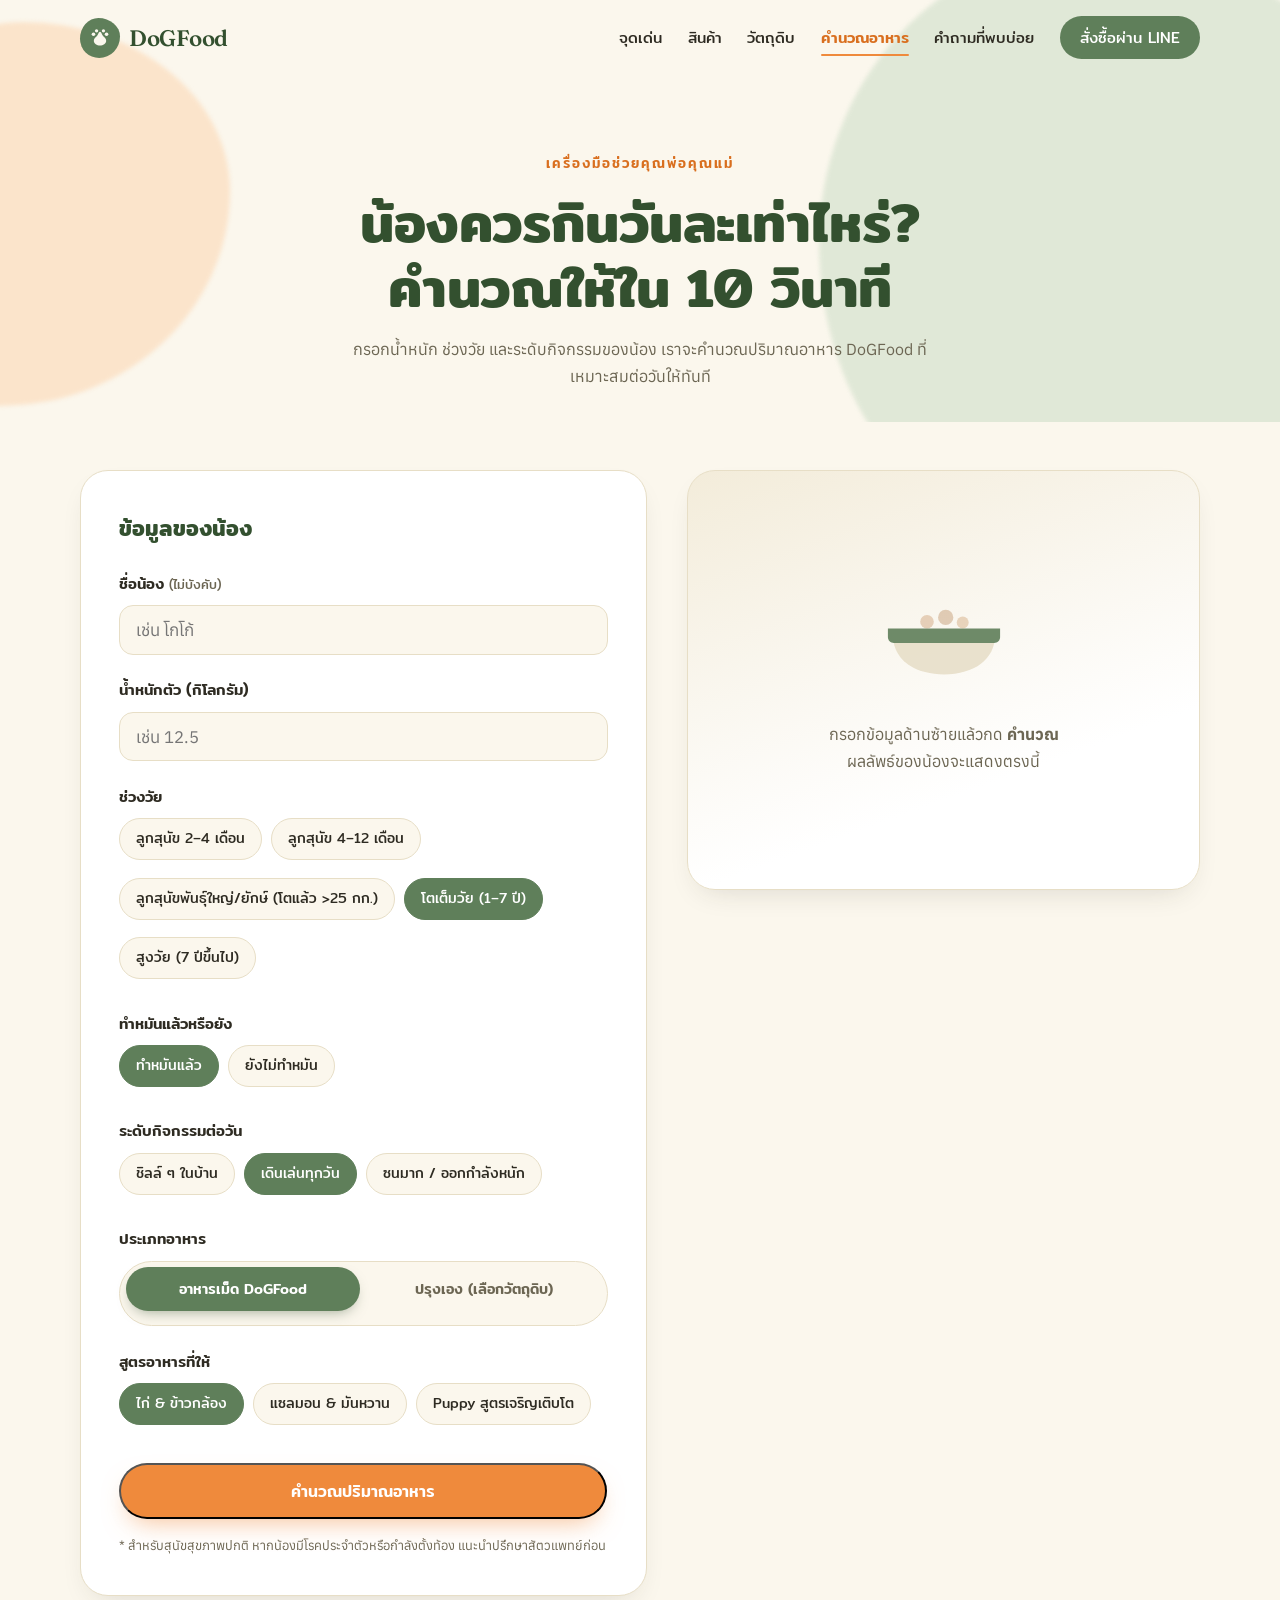
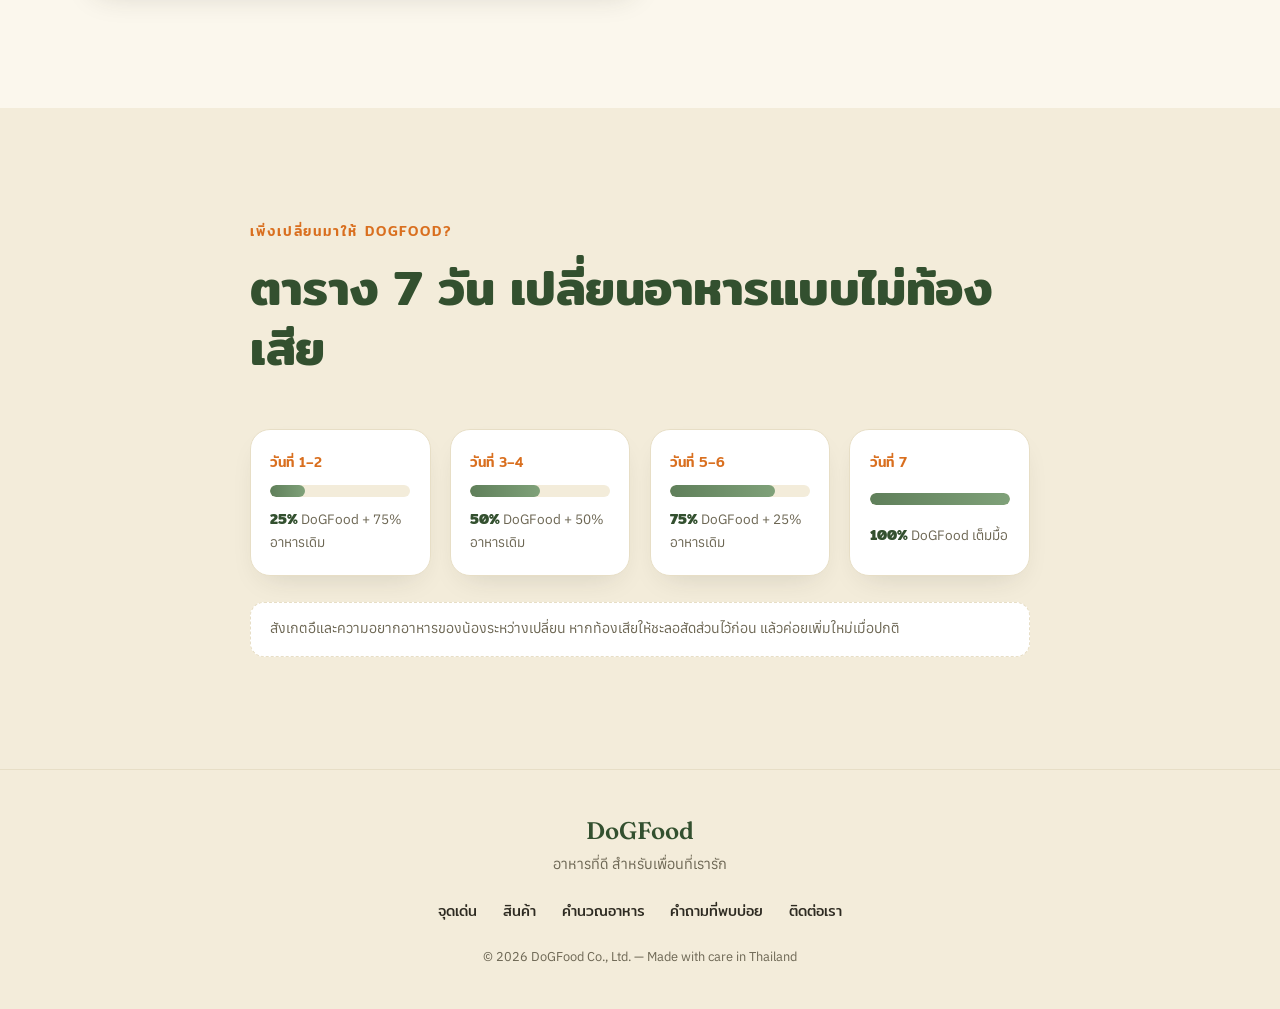
<file: calculator.html>
<!DOCTYPE html>
<html lang="th">
<head>
  <meta charset="UTF-8">
  <meta name="viewport" content="width=device-width, initial-scale=1.0">
  <title>คำนวณปริมาณอาหาร — DoGFood</title>
  <meta name="description" content="คำนวณปริมาณอาหาร DoGFood ที่เหมาะสมต่อวัน ตามน้ำหนัก ช่วงวัย และระดับกิจกรรมของน้องหมา">
  <link rel="preconnect" href="https://fonts.googleapis.com">
  <link rel="preconnect" href="https://fonts.gstatic.com" crossorigin>
  <link href="https://fonts.googleapis.com/css2?family=Anuphan:wght@400;500;600&family=Mitr:wght@400;500;600&family=Fraunces:opsz,wght@9..144,500;9..144,600&display=swap" rel="stylesheet">
  <link rel="stylesheet" href="style.css">
</head>
<body>

  <!-- ===== NAV ===== -->
  <header class="nav" id="nav">
    <div class="nav__inner">
      <a href="index.html" class="nav__logo" aria-label="DoGFood หน้าแรก">
        <span class="nav__logo-mark" aria-hidden="true">
          <svg viewBox="0 0 32 32" fill="none"><path d="M16 27c-4.5 0-9-2.6-9-7 0-3.2 2.6-5.3 4.6-7 .9-.8 1.5-2.2 2-3.4.6-1.4 1.4-2.6 2.4-2.6s1.8 1.2 2.4 2.6c.5 1.2 1.1 2.6 2 3.4 2 1.7 4.6 3.8 4.6 7 0 4.4-4.5 7-9 7Z" fill="currentColor"/><circle cx="6.5" cy="10.5" r="2.6" fill="currentColor"/><circle cx="25.5" cy="10.5" r="2.6" fill="currentColor"/><circle cx="11" cy="5.5" r="2.4" fill="currentColor"/><circle cx="21" cy="5.5" r="2.4" fill="currentColor"/></svg>
        </span>
        <span class="nav__logo-text">DoGFood</span>
      </a>
      <nav class="nav__links" id="navLinks" aria-label="เมนูหลัก">
        <a href="index.html#benefits">จุดเด่น</a>
        <a href="index.html#products">สินค้า</a>
        <a href="index.html#ingredients">วัตถุดิบ</a>
        <a href="calculator.html" class="is-active" aria-current="page">คำนวณอาหาร</a>
        <a href="index.html#faq">คำถามที่พบบ่อย</a>
        <a href="index.html#contact" class="nav__cta">สั่งซื้อผ่าน LINE</a>
      </nav>
      <button class="nav__burger" id="navBurger" aria-label="เปิดเมนู" aria-expanded="false" aria-controls="navLinks">
        <span></span><span></span><span></span>
      </button>
    </div>
  </header>

  <main id="top">

    <!-- ===== CALC HERO ===== -->
    <section class="calc-hero">
      <div class="hero__blob hero__blob--a" aria-hidden="true"></div>
      <div class="hero__blob hero__blob--b" aria-hidden="true"></div>
      <div class="container calc-hero__inner">
        <p class="eyebrow reveal">เครื่องมือช่วยคุณพ่อคุณแม่</p>
        <h1 class="calc-hero__title reveal">น้องควรกินวันละเท่าไหร่?<br>คำนวณให้ใน 10 วินาที</h1>
        <p class="calc-hero__sub reveal">กรอกน้ำหนัก ช่วงวัย และระดับกิจกรรมของน้อง<br class="sm-only">
        เราจะคำนวณปริมาณอาหาร DoGFood ที่เหมาะสมต่อวันให้ทันที</p>
      </div>
    </section>

    <!-- ===== CALCULATOR ===== -->
    <section class="section calc" id="calculator">
      <div class="container calc__inner">

        <!-- Form card -->
        <form class="calc-card reveal" id="calcForm" novalidate>
          <h2 class="calc-card__title">ข้อมูลของน้อง</h2>

          <div class="field">
            <label for="dogName">ชื่อน้อง <small>(ไม่บังคับ)</small></label>
            <input type="text" id="dogName" name="dogName" placeholder="เช่น โกโก้" autocomplete="off" maxlength="30">
          </div>

          <div class="field">
            <label for="weight">น้ำหนักตัว (กิโลกรัม)</label>
            <input type="number" id="weight" name="weight" inputmode="decimal" min="0.5" max="90" step="0.1" placeholder="เช่น 12.5" required>
            <p class="field__error" id="weightError" hidden>กรุณากรอกน้ำหนัก 0.5–90 กก.</p>
          </div>

          <div class="field">
            <span class="field__label" id="stageLabel">ช่วงวัย</span>
            <div class="chip-group" role="radiogroup" aria-labelledby="stageLabel">
              <label class="chip"><input type="radio" name="stage" value="puppy-young"><span>ลูกสุนัข 2–4 เดือน</span></label>
              <label class="chip"><input type="radio" name="stage" value="puppy"><span>ลูกสุนัข 4–12 เดือน</span></label>
              <label class="chip"><input type="radio" name="stage" value="puppy-giant"><span>ลูกสุนัขพันธุ์ใหญ่/ยักษ์ (โตแล้ว &gt;25 กก.)</span></label>
              <label class="chip"><input type="radio" name="stage" value="adult" checked><span>โตเต็มวัย (1–7 ปี)</span></label>
              <label class="chip"><input type="radio" name="stage" value="senior"><span>สูงวัย (7 ปีขึ้นไป)</span></label>
            </div>
          </div>

          <div class="field" id="neuterField">
            <span class="field__label" id="neuterLabel">ทำหมันแล้วหรือยัง</span>
            <div class="chip-group" role="radiogroup" aria-labelledby="neuterLabel">
              <label class="chip"><input type="radio" name="neuter" value="yes" checked><span>ทำหมันแล้ว</span></label>
              <label class="chip"><input type="radio" name="neuter" value="no"><span>ยังไม่ทำหมัน</span></label>
            </div>
          </div>

          <div class="field">
            <span class="field__label" id="activityLabel">ระดับกิจกรรมต่อวัน</span>
            <div class="chip-group" role="radiogroup" aria-labelledby="activityLabel">
              <label class="chip"><input type="radio" name="activity" value="low"><span>ชิลล์ ๆ ในบ้าน</span></label>
              <label class="chip"><input type="radio" name="activity" value="normal" checked><span>เดินเล่นทุกวัน</span></label>
              <label class="chip"><input type="radio" name="activity" value="high"><span>ซนมาก / ออกกำลังหนัก</span></label>
            </div>
          </div>

          <div class="field">
            <span class="field__label" id="modeLabel">ประเภทอาหาร</span>
            <div class="mode-toggle" role="radiogroup" aria-labelledby="modeLabel">
              <label class="mode-toggle__opt">
                <input type="radio" name="mode" value="preset" checked>
                <span>อาหารเม็ด DoGFood</span>
              </label>
              <label class="mode-toggle__opt">
                <input type="radio" name="mode" value="custom">
                <span>ปรุงเอง (เลือกวัตถุดิบ)</span>
              </label>
            </div>
          </div>

          <!-- preset formulas -->
          <div class="field" id="presetField">
            <span class="field__label" id="formulaLabel">สูตรอาหารที่ให้</span>
            <div class="chip-group" role="radiogroup" aria-labelledby="formulaLabel">
              <label class="chip"><input type="radio" name="formula" value="chicken" checked><span>ไก่ &amp; ข้าวกล้อง</span></label>
              <label class="chip"><input type="radio" name="formula" value="salmon"><span>แซลมอน &amp; มันหวาน</span></label>
              <label class="chip"><input type="radio" name="formula" value="puppy"><span>Puppy สูตรเจริญเติบโต</span></label>
            </div>
          </div>

          <!-- custom recipe builder -->
          <div class="custom-builder" id="customBuilder" hidden>
            <div class="field">
              <span class="field__label field__label--cat" id="meatLabel"><i class="cat-dot cat-dot--meat" aria-hidden="true"></i>เนื้อสัตว์</span>
              <div class="chip-group" role="radiogroup" aria-labelledby="meatLabel">
                <label class="chip"><input type="radio" name="meat" value="chicken" checked><span>ไก่</span></label>
                <label class="chip"><input type="radio" name="meat" value="pork"><span>หมู</span></label>
                <label class="chip"><input type="radio" name="meat" value="beef"><span>เนื้อวัว</span></label>
                <label class="chip"><input type="radio" name="meat" value="salmon"><span>ปลาแซลมอน</span></label>
              </div>
            </div>
            <div class="field">
              <span class="field__label field__label--cat" id="riceLabel"><i class="cat-dot cat-dot--rice" aria-hidden="true"></i>ข้าว</span>
              <div class="chip-group" role="radiogroup" aria-labelledby="riceLabel">
                <label class="chip"><input type="radio" name="rice" value="white" checked><span>ข้าวขาว</span></label>
                <label class="chip"><input type="radio" name="rice" value="brown"><span>ข้าวกล้อง</span></label>
                <label class="chip"><input type="radio" name="rice" value="riceberry"><span>ข้าวไรซ์เบอร์รี่</span></label>
              </div>
            </div>
            <div class="field">
              <span class="field__label field__label--cat" id="vegLabel"><i class="cat-dot cat-dot--veg" aria-hidden="true"></i>ผัก</span>
              <div class="chip-group" role="radiogroup" aria-labelledby="vegLabel">
                <label class="chip"><input type="radio" name="veg" value="pea" checked><span>ถั่วลันเตา</span></label>
                <label class="chip"><input type="radio" name="veg" value="pumpkin"><span>ฟักทอง</span></label>
                <label class="chip"><input type="radio" name="veg" value="tomato"><span>มะเขือเทศ</span></label>
                <label class="chip"><input type="radio" name="veg" value="corn"><span>ข้าวโพด</span></label>
                <label class="chip"><input type="radio" name="veg" value="carrot"><span>แครอท</span></label>
                <label class="chip"><input type="radio" name="veg" value="cucumber"><span>แตงกวา</span></label>
              </div>
            </div>
            <div class="field">
              <span class="field__label field__label--cat" id="oilLabel"><i class="cat-dot cat-dot--oil" aria-hidden="true"></i>น้ำมัน</span>
              <div class="chip-group" role="radiogroup" aria-labelledby="oilLabel">
                <label class="chip"><input type="radio" name="oil" value="salmon-oil" checked><span>น้ำมันแซลมอน</span></label>
                <label class="chip"><input type="radio" name="oil" value="olive"><span>น้ำมันมะกอก</span></label>
                <label class="chip"><input type="radio" name="oil" value="soybean"><span>น้ำมันถั่วเหลือง</span></label>
                <label class="chip"><input type="radio" name="oil" value="palm"><span>น้ำมันปาล์ม</span></label>
              </div>
            </div>
          </div>

          <button type="submit" class="btn btn--primary calc-card__submit">คำนวณปริมาณอาหาร</button>
          <p class="calc-card__hint">* สำหรับสุนัขสุขภาพปกติ หากน้องมีโรคประจำตัวหรือกำลังตั้งท้อง แนะนำปรึกษาสัตวแพทย์ก่อน</p>
        </form>

        <!-- Result card -->
        <div class="calc-result reveal" id="calcResult" aria-live="polite">

          <!-- Empty state -->
          <div class="calc-result__empty" id="resultEmpty">
            <div class="calc-result__bowl" aria-hidden="true">
              <svg viewBox="0 0 200 140">
                <path d="M40 58h120c0 28-24 46-60 46s-60-18-60-46Z" fill="#E8DFC9"/>
                <path d="M34 50h132v10c0 4-3 7-7 7H41c-4 0-7-3-7-7V50Z" fill="#5F7F5A"/>
                <circle cx="80" cy="42" r="8" fill="#B9793F" opacity="0.35"/>
                <circle cx="102" cy="37" r="9" fill="#A56A34" opacity="0.35"/>
                <circle cx="122" cy="43" r="7" fill="#C08347" opacity="0.35"/>
              </svg>
            </div>
            <p>กรอกข้อมูลด้านซ้ายแล้วกด <strong>คำนวณ</strong><br>ผลลัพธ์ของน้องจะแสดงตรงนี้</p>
          </div>

          <!-- Filled state -->
          <div class="calc-result__body" id="resultBody" hidden>
            <p class="eyebrow" id="resultEyebrow">ปริมาณแนะนำต่อวัน</p>
            <div class="calc-result__big">
              <strong id="resultGrams">0</strong>
              <span>กรัม / วัน</span>
            </div>
            <p class="calc-result__kcal">≈ <span id="resultKcal">0</span> กิโลแคลอรีต่อวัน · <span id="resultFormulaName">สูตรไก่ &amp; ข้าวกล้อง</span></p>

            <div class="calc-result__meals" id="resultMeals"></div>

            <div class="recipe-breakdown" id="recipeBreakdown" hidden>
              <p class="recipe-breakdown__title">ส่วนผสมต่อวัน (น้ำหนักหลังปรุงสุก)</p>
              <ul id="recipeList"></ul>
            </div>

            <ul class="calc-result__facts" id="bagFacts">
              <li>
                <span class="calc-fact__icon" aria-hidden="true">🛍️</span>
                <div><strong id="resultBagDays">–</strong><span id="resultBagLabel">ถุง 1.5 kg อยู่ได้ประมาณ (วัน)</span></div>
              </li>
              <li>
                <span class="calc-fact__icon" aria-hidden="true">📅</span>
                <div><strong id="resultBagsMonth">–</strong><span>จำนวนถุงที่ใช้ต่อเดือน</span></div>
              </li>
            </ul>

            <div class="calc-result__note" id="resultNote"></div>

            <div class="calc-result__cta">
              <a href="https://line.me/R/ti/p/@dogfood" class="btn btn--line" target="_blank" rel="noopener">
                <svg viewBox="0 0 24 24" fill="currentColor" aria-hidden="true"><path d="M12 2.5C6.2 2.5 1.5 6.4 1.5 11.2c0 4.3 3.7 7.9 8.8 8.6.34.07.8.23.92.52.1.27.07.68.03.95l-.14.9c-.05.27-.21 1.06.93.58 1.13-.48 6.12-3.6 8.35-6.17 1.54-1.69 2.11-3.4 2.11-5.34 0-4.8-4.7-8.7-10.5-8.7Zm-4.4 11.4H5.5a.55.55 0 0 1-.55-.55V9.1a.55.55 0 1 1 1.1 0v3.7h1.55a.55.55 0 1 1 0 1.1Zm2.1-.55a.55.55 0 1 1-1.1 0V9.1a.55.55 0 1 1 1.1 0v4.25Zm5.1 0a.55.55 0 0 1-.99.33l-2.16-2.94v2.61a.55.55 0 1 1-1.1 0V9.1a.55.55 0 0 1 .99-.33l2.16 2.94V9.1a.55.55 0 1 1 1.1 0v4.25Zm3.7-2.68a.55.55 0 1 1 0 1.1h-1.55v1.03h1.55a.55.55 0 1 1 0 1.1h-2.1a.55.55 0 0 1-.55-.55V9.1c0-.3.25-.55.55-.55h2.1a.55.55 0 1 1 0 1.1h-1.55v1.02h1.55Z"/></svg>
                สั่งซื้อ / ปรึกษาแอดมิน
              </a>
              <p>ส่งผลลัพธ์นี้ให้แอดมินทาง LINE เพื่อรับคำแนะนำเพิ่มเติมได้เลย</p>
            </div>
          </div>
        </div>

      </div>
    </section>

    <!-- ===== TRANSITION GUIDE ===== -->
    <section class="section section--tinted transition">
      <div class="container container--narrow">
        <p class="eyebrow reveal">เพิ่งเปลี่ยนมาให้ DoGFood?</p>
        <h2 class="section__title reveal">ตาราง 7 วัน เปลี่ยนอาหารแบบไม่ท้องเสีย</h2>
        <div class="transition__grid">
          <div class="transition__step reveal">
            <span class="transition__day">วันที่ 1–2</span>
            <div class="transition__bar"><span style="--new:25%"></span></div>
            <p><strong>25%</strong> DoGFood + 75% อาหารเดิม</p>
          </div>
          <div class="transition__step reveal">
            <span class="transition__day">วันที่ 3–4</span>
            <div class="transition__bar"><span style="--new:50%"></span></div>
            <p><strong>50%</strong> DoGFood + 50% อาหารเดิม</p>
          </div>
          <div class="transition__step reveal">
            <span class="transition__day">วันที่ 5–6</span>
            <div class="transition__bar"><span style="--new:75%"></span></div>
            <p><strong>75%</strong> DoGFood + 25% อาหารเดิม</p>
          </div>
          <div class="transition__step reveal">
            <span class="transition__day">วันที่ 7</span>
            <div class="transition__bar"><span style="--new:100%"></span></div>
            <p><strong>100%</strong> DoGFood เต็มมื้อ</p>
          </div>
        </div>
        <p class="transition__note reveal">สังเกตอึและความอยากอาหารของน้องระหว่างเปลี่ยน หากท้องเสียให้ชะลอสัดส่วนไว้ก่อน แล้วค่อยเพิ่มใหม่เมื่อปกติ</p>
      </div>
    </section>

  </main>

  <!-- ===== FOOTER ===== -->
  <footer class="footer">
    <div class="container footer__inner">
      <div class="footer__brand">
        <span class="footer__logo">DoGFood</span>
        <p>อาหารที่ดี สำหรับเพื่อนที่เรารัก</p>
      </div>
      <nav class="footer__links" aria-label="ลิงก์ท้ายหน้า">
        <a href="index.html#benefits">จุดเด่น</a>
        <a href="index.html#products">สินค้า</a>
        <a href="calculator.html">คำนวณอาหาร</a>
        <a href="index.html#faq">คำถามที่พบบ่อย</a>
        <a href="index.html#contact">ติดต่อเรา</a>
      </nav>
      <p class="footer__copyright">© 2026 DoGFood Co., Ltd. — Made with care in Thailand</p>
    </div>
  </footer>

  <script src="script.js"></script>
  <script src="calculator.js"></script>
</body>
</html>
</file>
<file: style.css>
/* =========================================================
   DoGFood — Premium dog nutrition landing page
   Palette: cream / soft green / warm orange
   Type: Mitr (Thai display) · Anuphan (body) · Fraunces (Latin brand)
   ========================================================= */

:root {
  --cream: #FBF7ED;
  --cream-deep: #F3ECDA;
  --cream-line: #E7DEC6;
  --green: #5F7F5A;
  --green-soft: #DCE6D4;
  --green-deep: #33502F;
  --orange: #EF8A3C;
  --orange-deep: #D96F1F;
  --orange-soft: #FBE4CB;
  --ink: #2E2B22;
  --ink-soft: #6C6653;
  --white: #FFFFFF;
  --line-green: #06C755;

  --font-display: "Mitr", "Anuphan", sans-serif;
  --font-body: "Anuphan", sans-serif;
  --font-brand: "Fraunces", "Mitr", serif;

  --radius-lg: 28px;
  --radius-md: 20px;
  --shadow-soft: 0 18px 45px -18px rgba(51, 80, 47, 0.22);
  --shadow-card: 0 12px 30px -14px rgba(46, 43, 34, 0.18);
  --ease-out: cubic-bezier(0.22, 1, 0.36, 1);
}

* { margin: 0; padding: 0; box-sizing: border-box; }

html { scroll-behavior: smooth; }

body {
  font-family: var(--font-body);
  background: var(--cream);
  color: var(--ink);
  line-height: 1.7;
  -webkit-font-smoothing: antialiased;
  overflow-x: hidden;
}

img, svg { display: block; max-width: 100%; }
a { color: inherit; text-decoration: none; }
ul { list-style: none; }

.container {
  width: min(1120px, 100% - 2.5rem);
  margin-inline: auto;
}
.container--narrow { width: min(780px, 100% - 2.5rem); }

.section { padding: clamp(4rem, 9vw, 7rem) 0; }
.section--tinted { background: var(--cream-deep); }

.eyebrow {
  font-family: var(--font-display);
  font-weight: 500;
  font-size: 0.85rem;
  letter-spacing: 0.14em;
  text-transform: uppercase;
  color: var(--orange-deep);
  margin-bottom: 0.9rem;
}

.section__title {
  font-family: var(--font-display);
  font-weight: 600;
  font-size: clamp(1.9rem, 4.4vw, 3rem);
  line-height: 1.25;
  color: var(--green-deep);
  margin-bottom: clamp(2rem, 5vw, 3.2rem);
  letter-spacing: -0.01em;
}

.sm-only { display: none; }

/* ---------- Buttons ---------- */
.btn {
  display: inline-flex;
  align-items: center;
  gap: 0.55rem;
  font-family: var(--font-display);
  font-weight: 500;
  font-size: 1rem;
  padding: 0.85rem 1.7rem;
  border-radius: 999px;
  transition: transform 0.25s var(--ease-out), box-shadow 0.25s var(--ease-out), background 0.25s;
  will-change: transform;
}
.btn:hover { transform: translateY(-2px); }
.btn:focus-visible { outline: 3px solid var(--orange); outline-offset: 3px; }

.btn--primary {
  background: var(--orange);
  color: #fff;
  box-shadow: 0 12px 26px -10px rgba(239, 138, 60, 0.55);
}
.btn--primary:hover { background: var(--orange-deep); }

.btn--ghost {
  border: 1.5px solid var(--green);
  color: var(--green-deep);
  background: transparent;
}
.btn--ghost:hover { background: var(--green-soft); }
.btn--ghost-light { border-color: rgba(255,255,255,0.55); color: #fff; }
.btn--ghost-light:hover { background: rgba(255,255,255,0.12); }

.btn--small { padding: 0.55rem 1.15rem; font-size: 0.9rem; background: var(--green); color: #fff; }
.btn--small:hover { background: var(--green-deep); }

.btn--line {
  background: var(--line-green);
  color: #fff;
  box-shadow: 0 12px 26px -10px rgba(6, 199, 85, 0.5);
}
.btn--line svg { width: 22px; height: 22px; }
.btn--line:hover { background: #05b34c; }

/* ---------- Nav ---------- */
.nav {
  position: fixed;
  inset: 0 0 auto 0;
  z-index: 100;
  transition: background 0.3s, box-shadow 0.3s, padding 0.3s;
  padding: 1rem 0;
}
.nav.is-scrolled {
  background: rgba(251, 247, 237, 0.88);
  backdrop-filter: blur(12px);
  -webkit-backdrop-filter: blur(12px);
  box-shadow: 0 6px 24px -12px rgba(46, 43, 34, 0.15);
  padding: 0.55rem 0;
}
.nav__inner {
  width: min(1120px, 100% - 2.5rem);
  margin-inline: auto;
  display: flex;
  align-items: center;
  justify-content: space-between;
  gap: 1rem;
}
.nav__logo { display: inline-flex; align-items: center; gap: 0.55rem; }
.nav__logo-mark {
  width: 40px; height: 40px;
  display: grid; place-items: center;
  background: var(--green);
  color: var(--cream);
  border-radius: 46% 54% 52% 48% / 52% 46% 54% 48%;
}
.nav__logo-mark svg { width: 22px; height: 22px; }
.nav__logo-text {
  font-family: var(--font-brand);
  font-weight: 600;
  font-size: 1.4rem;
  color: var(--green-deep);
  letter-spacing: -0.01em;
}
.nav__links { display: flex; align-items: center; gap: 1.6rem; }
.nav__links a {
  font-family: var(--font-display);
  font-weight: 400;
  font-size: 0.95rem;
  color: var(--ink);
  position: relative;
}
.nav__links a:not(.nav__cta)::after {
  content: "";
  position: absolute;
  left: 0; bottom: -5px;
  width: 100%; height: 2px;
  background: var(--orange);
  border-radius: 2px;
  transform: scaleX(0);
  transform-origin: left;
  transition: transform 0.3s var(--ease-out);
}
.nav__links a:not(.nav__cta):hover::after { transform: scaleX(1); }
.nav__cta {
  background: var(--green);
  color: #fff !important;
  padding: 0.55rem 1.25rem;
  border-radius: 999px;
  transition: background 0.25s;
}
.nav__cta:hover { background: var(--green-deep); }

.nav__burger {
  display: none;
  flex-direction: column;
  gap: 5px;
  background: none;
  border: 0;
  padding: 0.5rem;
  cursor: pointer;
}
.nav__burger span {
  width: 24px; height: 2.5px;
  background: var(--green-deep);
  border-radius: 3px;
  transition: transform 0.3s var(--ease-out), opacity 0.2s;
}
.nav__burger.is-open span:nth-child(1) { transform: translateY(7.5px) rotate(45deg); }
.nav__burger.is-open span:nth-child(2) { opacity: 0; }
.nav__burger.is-open span:nth-child(3) { transform: translateY(-7.5px) rotate(-45deg); }

/* ---------- Hero ---------- */
.hero {
  position: relative;
  padding: clamp(7rem, 14vw, 10rem) 0 0;
  overflow: hidden;
}
.hero__blob {
  position: absolute;
  border-radius: 46% 54% 60% 40% / 50% 44% 56% 50%;
  filter: blur(2px);
  z-index: 0;
  animation: blob-drift 14s ease-in-out infinite alternate;
}
.hero__blob--a {
  width: 46vw; height: 46vw;
  min-width: 380px; min-height: 380px;
  background: var(--green-soft);
  top: -12%; right: -10%;
  opacity: 0.85;
}
.hero__blob--b {
  width: 30vw; height: 30vw;
  min-width: 260px; min-height: 260px;
  background: var(--orange-soft);
  bottom: 4%; left: -12%;
  animation-delay: -6s;
}
@keyframes blob-drift {
  from { transform: translate(0, 0) rotate(0deg); }
  to   { transform: translate(2.5%, 4%) rotate(8deg); }
}

.hero__inner {
  position: relative;
  z-index: 1;
  width: min(1120px, 100% - 2.5rem);
  margin-inline: auto;
  display: grid;
  grid-template-columns: 1.05fr 0.95fr;
  align-items: center;
  gap: clamp(2rem, 5vw, 4rem);
  padding-bottom: clamp(3rem, 6vw, 5rem);
}

.hero__title {
  font-family: var(--font-display);
  font-weight: 600;
  font-size: clamp(2.6rem, 6.2vw, 4.6rem);
  line-height: 1.14;
  color: var(--green-deep);
  letter-spacing: -0.015em;
  margin-bottom: 1.4rem;
}
.hero__line { display: block; }
.hero__line--accent {
  color: var(--orange);
  position: relative;
  width: fit-content;
}
.hero__line--accent::after {
  content: "";
  position: absolute;
  left: 0; bottom: 0.08em;
  width: 100%; height: 0.28em;
  background: var(--orange-soft);
  border-radius: 999px;
  z-index: -1;
}

.hero__sub {
  font-size: clamp(1rem, 1.6vw, 1.15rem);
  color: var(--ink-soft);
  margin-bottom: 2rem;
  max-width: 34rem;
}

.hero__actions { display: flex; flex-wrap: wrap; gap: 0.9rem; margin-bottom: 2.4rem; }

.hero__proof {
  display: flex;
  flex-wrap: wrap;
  gap: clamp(1.4rem, 4vw, 2.8rem);
}
.hero__proof li { display: grid; gap: 0.1rem; }
.hero__proof strong {
  font-family: var(--font-display);
  font-weight: 600;
  font-size: 1.5rem;
  color: var(--green-deep);
}
.hero__proof .star { color: var(--orange); font-size: 1.1rem; margin-left: 0.15rem; }
.hero__proof span:not(.star) { font-size: 0.85rem; color: var(--ink-soft); }

/* ----- 3D pouch ----- */
.hero__visual { display: grid; place-items: center; }
.stage {
  position: relative;
  perspective: 1100px;
  width: min(340px, 78vw);
  aspect-ratio: 3 / 4;
}
.pouch {
  position: relative;
  width: 100%; height: 100%;
  transform-style: preserve-3d;
  transform: rotateY(-14deg) rotateX(4deg);
  transition: transform 0.35s var(--ease-out);
  animation: pouch-float 6s ease-in-out infinite;
  will-change: transform;
}
@keyframes pouch-float {
  0%, 100% { translate: 0 0; }
  50% { translate: 0 -14px; }
}
.pouch__front {
  position: absolute;
  inset: 0;
  background: linear-gradient(165deg, #6C8B64 0%, var(--green) 45%, #4E6C49 100%);
  border-radius: 22px 22px 30px 30px;
  box-shadow: var(--shadow-soft), inset 0 2px 0 rgba(255,255,255,0.25);
  display: flex;
  flex-direction: column;
  align-items: center;
  padding: 12% 8%;
  transform: translateZ(28px);
  overflow: hidden;
}
.pouch__front::before {
  content: "";
  position: absolute;
  top: 0; left: 8%;
  width: 26%; height: 100%;
  background: linear-gradient(100deg, transparent, rgba(255,255,255,0.16), transparent);
  transform: skewX(-12deg);
}
.pouch__side {
  position: absolute;
  top: 2%; bottom: 1%;
  right: -18px;
  width: 46px;
  background: linear-gradient(180deg, #3E5A3A, #33502F);
  border-radius: 0 16px 20px 0;
  transform: rotateY(62deg) translateZ(6px);
  transform-origin: left center;
}
.pouch__seal {
  width: 78%;
  height: 10px;
  border-radius: 999px;
  background: repeating-linear-gradient(90deg, rgba(255,255,255,0.35) 0 8px, rgba(255,255,255,0.12) 8px 16px);
  margin-bottom: 10%;
}
.pouch__paw {
  width: 34%;
  aspect-ratio: 1;
  background: var(--cream);
  color: var(--green-deep);
  border-radius: 46% 54% 52% 48% / 52% 46% 54% 48%;
  display: grid;
  place-items: center;
  margin-bottom: 8%;
  box-shadow: inset 0 -4px 10px rgba(51, 80, 47, 0.15);
}
.pouch__paw svg { width: 56%; height: 56%; }
.pouch__brand {
  font-family: var(--font-brand);
  font-weight: 600;
  font-size: clamp(1.6rem, 5vw, 2.1rem);
  color: var(--cream);
  letter-spacing: 0.01em;
}
.pouch__flavor {
  font-family: var(--font-display);
  font-weight: 400;
  font-size: clamp(0.85rem, 2.4vw, 1rem);
  color: rgba(251, 247, 237, 0.9);
  margin-top: 0.2rem;
}
.pouch__badge {
  margin-top: auto;
  font-family: var(--font-display);
  font-size: 0.78rem;
  font-weight: 500;
  color: var(--green-deep);
  background: var(--orange-soft);
  border: 1.5px solid var(--orange);
  padding: 0.3rem 0.9rem;
  border-radius: 999px;
}
.pouch__weight {
  margin-top: 0.7rem;
  font-family: var(--font-display);
  font-size: 0.8rem;
  color: rgba(251, 247, 237, 0.75);
  letter-spacing: 0.12em;
}
.stage__shadow {
  position: absolute;
  bottom: -9%;
  left: 50%;
  translate: -50% 0;
  width: 72%;
  height: 26px;
  background: radial-gradient(ellipse at center, rgba(46,43,34,0.28), transparent 70%);
  border-radius: 50%;
  animation: shadow-breathe 6s ease-in-out infinite;
}
@keyframes shadow-breathe {
  0%, 100% { transform: scaleX(1); opacity: 0.9; }
  50% { transform: scaleX(0.86); opacity: 0.6; }
}
.kibble {
  position: absolute;
  width: 18px; height: 18px;
  border-radius: 50%;
  background: radial-gradient(circle at 32% 30%, #C68A4C, #9E6428);
  box-shadow: 0 6px 12px -4px rgba(46,43,34,0.3);
  animation: kibble-float 5s ease-in-out infinite;
}
.kibble--1 { top: 6%; left: -8%; animation-delay: 0s; }
.kibble--2 { top: 22%; right: -12%; width: 13px; height: 13px; animation-delay: -1.4s; }
.kibble--3 { bottom: 18%; left: -13%; width: 15px; height: 15px; animation-delay: -2.6s; }
.kibble--4 { bottom: 4%; right: -6%; width: 11px; height: 11px; animation-delay: -3.8s; }
@keyframes kibble-float {
  0%, 100% { translate: 0 0; }
  50% { translate: 0 -18px; }
}

/* ----- Ticker ----- */
.ticker {
  position: relative;
  z-index: 1;
  background: var(--green-deep);
  color: var(--cream);
  overflow: hidden;
  padding: 0.85rem 0;
}
.ticker__track {
  display: flex;
  align-items: center;
  gap: 2.2rem;
  width: max-content;
  animation: ticker-scroll 26s linear infinite;
  font-family: var(--font-display);
  font-weight: 400;
  font-size: 0.95rem;
  white-space: nowrap;
}
.ticker__track i { color: var(--orange); font-style: normal; font-size: 0.6rem; }
@keyframes ticker-scroll {
  from { transform: translateX(0); }
  to { transform: translateX(-50%); }
}

/* ---------- Benefits ---------- */
.benefits__grid {
  display: grid;
  grid-template-columns: repeat(4, 1fr);
  gap: 1.4rem;
}
.benefit {
  background: var(--white);
  border-radius: var(--radius-lg);
  padding: 2rem 1.6rem;
  box-shadow: var(--shadow-card);
  border: 1px solid var(--cream-line);
  transition: transform 0.35s var(--ease-out), box-shadow 0.35s var(--ease-out);
}
.benefit:hover {
  transform: translateY(-6px);
  box-shadow: 0 22px 44px -18px rgba(46, 43, 34, 0.24);
}
.benefit__icon {
  width: 58px; height: 58px;
  display: grid; place-items: center;
  border-radius: 42% 58% 55% 45% / 55% 42% 58% 45%;
  margin-bottom: 1.2rem;
}
.benefit__icon svg { width: 28px; height: 28px; }
.benefit__icon--green { background: var(--green-soft); color: var(--green-deep); }
.benefit__icon--orange { background: var(--orange-soft); color: var(--orange-deep); }
.benefit h3 {
  font-family: var(--font-display);
  font-weight: 500;
  font-size: 1.15rem;
  color: var(--green-deep);
  margin-bottom: 0.5rem;
}
.benefit p { font-size: 0.92rem; color: var(--ink-soft); }

/* ---------- Products ---------- */
.products__grid {
  display: grid;
  grid-template-columns: repeat(3, 1fr);
  gap: 1.6rem;
}
.product {
  background: var(--white);
  border-radius: var(--radius-lg);
  padding: 1.4rem 1.4rem 1.7rem;
  box-shadow: var(--shadow-card);
  border: 1px solid var(--cream-line);
  display: flex;
  flex-direction: column;
  transition: transform 0.35s var(--ease-out), box-shadow 0.35s var(--ease-out);
}
.product:hover {
  transform: translateY(-6px);
  box-shadow: 0 24px 48px -18px rgba(46, 43, 34, 0.26);
}
.product__stage {
  position: relative;
  background: var(--cream);
  border-radius: var(--radius-md);
  display: grid;
  place-items: center;
  padding: 2rem 0 1.6rem;
  margin-bottom: 1.3rem;
  overflow: hidden;
}
.product__stage::after {
  content: "";
  position: absolute;
  width: 150%; height: 62%;
  bottom: -34%;
  border-radius: 50%;
  background: var(--cream-deep);
}
.product__tag {
  position: absolute;
  top: 0.9rem; left: 0.9rem;
  z-index: 2;
  font-family: var(--font-display);
  font-size: 0.75rem;
  font-weight: 500;
  color: #fff;
  background: var(--orange);
  padding: 0.25rem 0.75rem;
  border-radius: 999px;
}
.product__tag--green { background: var(--green); }
.product__tag--soft { background: var(--green-deep); }

.mini-pouch {
  position: relative;
  z-index: 1;
  width: 118px;
  height: 156px;
  border-radius: 14px 14px 20px 20px;
  display: flex;
  flex-direction: column;
  align-items: center;
  justify-content: center;
  gap: 0.3rem;
  padding: 0 0.6rem;
  text-align: center;
  box-shadow: 0 16px 28px -12px rgba(46, 43, 34, 0.35), inset 0 2px 0 rgba(255,255,255,0.3);
  transform: rotate(-3deg);
  transition: transform 0.35s var(--ease-out);
}
.product:hover .mini-pouch { transform: rotate(0deg) translateY(-4px); }
.mini-pouch::before {
  content: "";
  position: absolute;
  top: 8px; left: 12px; right: 12px;
  height: 6px;
  border-radius: 999px;
  background: rgba(255,255,255,0.3);
}
.mini-pouch__brand {
  font-family: var(--font-brand);
  font-weight: 600;
  font-size: 1.05rem;
  color: #fff;
}
.mini-pouch__name {
  font-family: var(--font-display);
  font-size: 0.68rem;
  color: rgba(255,255,255,0.92);
  line-height: 1.4;
}
.mini-pouch--chicken { background: linear-gradient(170deg, #6C8B64, #4E6C49); }
.mini-pouch--salmon { background: linear-gradient(170deg, #F09A55, #D96F1F); }
.mini-pouch--puppy { background: linear-gradient(170deg, #8FAF88, #5F7F5A); }

.product h3 {
  font-family: var(--font-display);
  font-weight: 500;
  font-size: 1.15rem;
  color: var(--green-deep);
  margin-bottom: 0.4rem;
}
.product p { font-size: 0.9rem; color: var(--ink-soft); margin-bottom: 1.2rem; }
.product__meta {
  margin-top: auto;
  display: flex;
  align-items: center;
  justify-content: space-between;
  gap: 0.8rem;
}
.product__price {
  font-family: var(--font-display);
  font-weight: 600;
  font-size: 1.25rem;
  color: var(--orange-deep);
}
.product__price small {
  font-weight: 400;
  font-size: 0.75rem;
  color: var(--ink-soft);
}

/* ---------- Ingredients ---------- */
.ingredients__inner {
  display: grid;
  grid-template-columns: 0.9fr 1.1fr;
  gap: clamp(2rem, 6vw, 5rem);
  align-items: center;
}
.ingredients__visual { position: relative; display: grid; place-items: center; }
.ingredients__blob {
  width: min(420px, 88vw);
  aspect-ratio: 1;
  background: var(--green-soft);
  border-radius: 58% 42% 46% 54% / 48% 56% 44% 52%;
  display: grid;
  place-items: center;
  box-shadow: var(--shadow-soft);
  animation: blob-morph 12s ease-in-out infinite alternate;
}
@keyframes blob-morph {
  from { border-radius: 58% 42% 46% 54% / 48% 56% 44% 52%; }
  to   { border-radius: 46% 54% 58% 42% / 54% 44% 56% 46%; }
}
.ingredients__art { width: 74%; }
.ingredients__float {
  position: absolute;
  border-radius: 50%;
  animation: kibble-float 6s ease-in-out infinite;
}
.ingredients__float--1 {
  width: 34px; height: 34px;
  top: 6%; right: 10%;
  background: radial-gradient(circle at 32% 30%, #F5A661, var(--orange-deep));
}
.ingredients__float--2 {
  width: 22px; height: 22px;
  bottom: 8%; left: 8%;
  background: radial-gradient(circle at 32% 30%, #8FAF88, var(--green-deep));
  animation-delay: -2.5s;
}
.ingredients__lead { color: var(--ink-soft); margin-bottom: 2rem; max-width: 30rem; }

.ing-list { display: grid; gap: 1.15rem; margin-bottom: 1.8rem; }
.ing-list__head {
  display: flex;
  justify-content: space-between;
  align-items: baseline;
  gap: 1rem;
  margin-bottom: 0.4rem;
  font-size: 0.95rem;
}
.ing-list__head strong {
  font-family: var(--font-display);
  font-weight: 600;
  color: var(--green-deep);
}
.ing-bar {
  height: 10px;
  border-radius: 999px;
  background: var(--cream-deep);
  overflow: hidden;
}
.ing-bar__fill {
  display: block;
  height: 100%;
  width: 0;
  border-radius: inherit;
  background: linear-gradient(90deg, var(--green), #7FA179);
  transition: width 1.1s var(--ease-out);
}
.ing-list li:nth-child(even) .ing-bar__fill {
  background: linear-gradient(90deg, var(--orange), #F5A661);
}
.is-visible .ing-bar__fill, .ing-bar__fill.is-filled { width: var(--w); }

.ingredients__note {
  font-family: var(--font-display);
  font-size: 0.85rem;
  color: var(--green-deep);
  background: var(--green-soft);
  display: inline-block;
  padding: 0.5rem 1.1rem;
  border-radius: 999px;
}

/* ---------- Reviews ---------- */
.reviews__grid {
  display: grid;
  grid-template-columns: repeat(3, 1fr);
  gap: 1.6rem;
}
.review {
  background: var(--white);
  border-radius: var(--radius-lg);
  padding: 1.9rem 1.7rem;
  box-shadow: var(--shadow-card);
  border: 1px solid var(--cream-line);
  display: flex;
  flex-direction: column;
  gap: 1.1rem;
}
.review__stars { color: var(--orange); letter-spacing: 0.2em; font-size: 1rem; }
.review blockquote {
  font-size: 0.98rem;
  color: var(--ink);
  flex: 1;
}
.review figcaption { display: flex; align-items: center; gap: 0.85rem; }
.review__avatar {
  width: 46px; height: 46px;
  flex-shrink: 0;
  display: grid; place-items: center;
  font-family: var(--font-display);
  font-weight: 600;
  font-size: 1.1rem;
  color: var(--green-deep);
  background: var(--green-soft);
  border-radius: 46% 54% 52% 48% / 52% 46% 54% 48%;
}
.review__avatar--orange { background: var(--orange-soft); color: var(--orange-deep); }
.review figcaption strong {
  display: block;
  font-family: var(--font-display);
  font-weight: 500;
  font-size: 0.98rem;
  color: var(--green-deep);
}
.review figcaption span:not(.review__avatar) { font-size: 0.8rem; color: var(--ink-soft); }

/* ---------- FAQ ---------- */
.faq__list { display: grid; gap: 0.9rem; }
.faq__item {
  background: var(--white);
  border: 1px solid var(--cream-line);
  border-radius: var(--radius-md);
  box-shadow: var(--shadow-card);
  overflow: hidden;
}
.faq__item summary {
  list-style: none;
  cursor: pointer;
  display: flex;
  align-items: center;
  justify-content: space-between;
  gap: 1rem;
  padding: 1.15rem 1.4rem;
  font-family: var(--font-display);
  font-weight: 500;
  font-size: 1.02rem;
  color: var(--green-deep);
  transition: background 0.25s;
}
.faq__item summary::-webkit-details-marker { display: none; }
.faq__item summary::after {
  content: "+";
  flex-shrink: 0;
  width: 30px; height: 30px;
  display: grid; place-items: center;
  font-size: 1.25rem;
  font-weight: 400;
  color: var(--orange-deep);
  background: var(--orange-soft);
  border-radius: 50%;
  transition: transform 0.3s var(--ease-out);
}
.faq__item[open] summary::after { transform: rotate(45deg); }
.faq__item summary:hover { background: var(--cream); }
.faq__body { padding: 0 1.4rem 1.3rem; }
.faq__body p { font-size: 0.94rem; color: var(--ink-soft); }

/* ---------- Contact ---------- */
.contact { padding-bottom: clamp(4rem, 8vw, 6rem); }
.contact__panel {
  position: relative;
  background: linear-gradient(150deg, var(--green) 0%, var(--green-deep) 85%);
  border-radius: clamp(28px, 4vw, 44px);
  padding: clamp(2.4rem, 6vw, 4.2rem);
  color: var(--cream);
  overflow: hidden;
  display: grid;
  grid-template-columns: 1.25fr 0.75fr;
  gap: 2rem;
  align-items: center;
  box-shadow: var(--shadow-soft);
}
.contact__blob {
  position: absolute;
  width: 420px; height: 420px;
  right: -140px; top: -160px;
  background: rgba(251, 247, 237, 0.08);
  border-radius: 58% 42% 46% 54% / 48% 56% 44% 52%;
  animation: blob-morph 10s ease-in-out infinite alternate;
}
.contact__copy { position: relative; z-index: 1; }
.contact__copy h2 {
  font-family: var(--font-display);
  font-weight: 600;
  font-size: clamp(1.7rem, 3.8vw, 2.5rem);
  line-height: 1.28;
  margin-bottom: 1rem;
}
.contact__copy > p {
  color: rgba(251, 247, 237, 0.85);
  max-width: 34rem;
  margin-bottom: 1.8rem;
}
.contact__actions { display: flex; flex-wrap: wrap; gap: 0.9rem; margin-bottom: 1.8rem; }
.contact__info {
  display: flex;
  flex-wrap: wrap;
  gap: 0.6rem 1.6rem;
  font-size: 0.88rem;
  color: rgba(251, 247, 237, 0.75);
}
.contact__info li { position: relative; padding-left: 1rem; }
.contact__info li::before {
  content: "●";
  position: absolute;
  left: 0; top: 0;
  font-size: 0.5rem;
  line-height: 2.6;
  color: var(--orange);
}
.contact__visual { position: relative; z-index: 1; display: grid; place-items: center; }
.contact__pouch {
  width: min(190px, 60%);
  aspect-ratio: 3 / 4;
  background: var(--cream);
  border-radius: 18px 18px 24px 24px;
  display: flex;
  flex-direction: column;
  align-items: center;
  justify-content: center;
  gap: 0.6rem;
  box-shadow: 0 24px 48px -16px rgba(0, 0, 0, 0.4), inset 0 2px 0 rgba(255,255,255,0.7);
  transform: rotate(5deg);
  animation: pouch-float 7s ease-in-out infinite;
}
.contact__pouch-paw {
  width: 42%;
  aspect-ratio: 1;
  background: var(--green-soft);
  color: var(--green-deep);
  border-radius: 46% 54% 52% 48% / 52% 46% 54% 48%;
  display: grid;
  place-items: center;
}
.contact__pouch-paw svg { width: 55%; height: 55%; }
.contact__pouch span {
  font-family: var(--font-brand);
  font-weight: 600;
  font-size: 1.3rem;
  color: var(--green-deep);
}

/* ---------- Footer ---------- */
.footer {
  background: var(--cream-deep);
  border-top: 1px solid var(--cream-line);
  padding: 2.6rem 0;
}
.footer__inner {
  display: grid;
  gap: 1.4rem;
  text-align: center;
  justify-items: center;
}
.footer__logo {
  font-family: var(--font-brand);
  font-weight: 600;
  font-size: 1.5rem;
  color: var(--green-deep);
}
.footer__brand p { font-size: 0.9rem; color: var(--ink-soft); }
.footer__links {
  display: flex;
  flex-wrap: wrap;
  justify-content: center;
  gap: 0.6rem 1.6rem;
}
.footer__links a {
  font-family: var(--font-display);
  font-size: 0.9rem;
  color: var(--ink);
}
.footer__links a:hover { color: var(--orange-deep); }
.footer__copyright { font-size: 0.8rem; color: var(--ink-soft); }

/* ---------- Reveal animations ---------- */
.reveal {
  opacity: 0;
  transform: translateY(26px);
  transition: opacity 0.7s var(--ease-out), transform 0.7s var(--ease-out);
}
.reveal.is-visible {
  opacity: 1;
  transform: translateY(0);
}
/* graceful fallback if JS never runs */
.no-js .reveal { opacity: 1; transform: none; }

/* stagger inside grids */
.benefits__grid .reveal:nth-child(2), .products__grid .reveal:nth-child(2), .reviews__grid .reveal:nth-child(2) { transition-delay: 0.12s; }
.benefits__grid .reveal:nth-child(3), .products__grid .reveal:nth-child(3), .reviews__grid .reveal:nth-child(3) { transition-delay: 0.24s; }
.benefits__grid .reveal:nth-child(4) { transition-delay: 0.36s; }

/* ---------- Reduced motion ---------- */
@media (prefers-reduced-motion: reduce) {
  html { scroll-behavior: auto; }
  *, *::before, *::after {
    animation-duration: 0.001s !important;
    animation-iteration-count: 1 !important;
    transition-duration: 0.001s !important;
  }
  .reveal { opacity: 1; transform: none; }
  .ing-bar__fill { width: var(--w); }
}

/* =========================================================
   Responsive — tablet
   ========================================================= */
@media (max-width: 960px) {
  .hero__inner { grid-template-columns: 1fr; }
  .hero__visual { order: -1; margin-top: 1rem; }
  .stage { width: min(260px, 62vw); }
  .benefits__grid { grid-template-columns: repeat(2, 1fr); }
  .products__grid { grid-template-columns: repeat(2, 1fr); }
  .reviews__grid { grid-template-columns: 1fr; max-width: 560px; margin-inline: auto; }
  .ingredients__inner { grid-template-columns: 1fr; }
  .ingredients__visual { order: -1; }
  .contact__panel { grid-template-columns: 1fr; }
  .contact__visual { display: none; }
}

/* =========================================================
   Responsive — mobile
   ========================================================= */
@media (max-width: 680px) {
  .sm-only { display: inline; }

  .nav__burger { display: flex; }
  .nav__links {
    position: fixed;
    inset: 0;
    z-index: -1;
    flex-direction: column;
    justify-content: center;
    gap: 1.8rem;
    background: var(--cream);
    opacity: 0;
    pointer-events: none;
    transition: opacity 0.35s var(--ease-out);
  }
  .nav__links.is-open {
    opacity: 1;
    pointer-events: auto;
    z-index: 99;
  }
  .nav__links a { font-size: 1.25rem; }
  .nav.menu-open { background: var(--cream); }
  .nav__burger { position: relative; z-index: 101; }

  .hero { padding-top: 6rem; }
  .hero__proof { gap: 1.2rem 1.8rem; }
  .hero__actions .btn { width: 100%; justify-content: center; }

  .benefits__grid { grid-template-columns: 1fr; }
  .products__grid { grid-template-columns: 1fr; }

  .contact__actions .btn { width: 100%; justify-content: center; }
}

/* =========================================================
   Calculator page
   ========================================================= */
.calc-hero {
  position: relative;
  overflow: hidden;
  padding: clamp(7rem, 13vw, 9.5rem) 0 clamp(1rem, 3vw, 2rem);
  text-align: center;
}
.calc-hero__inner { position: relative; z-index: 1; }
.calc-hero__title {
  font-family: var(--font-display);
  font-weight: 600;
  font-size: clamp(2rem, 5vw, 3.4rem);
  line-height: 1.2;
  color: var(--green-deep);
  letter-spacing: -0.01em;
  margin-bottom: 1rem;
}
.calc-hero__sub { color: var(--ink-soft); max-width: 38rem; margin-inline: auto; }

.calc { padding-top: clamp(2rem, 4vw, 3rem); }
.calc__inner {
  display: grid;
  grid-template-columns: 1.05fr 0.95fr;
  gap: clamp(1.5rem, 4vw, 2.5rem);
  align-items: start;
}

/* ----- form card ----- */
.calc-card {
  background: var(--white);
  border: 1px solid var(--cream-line);
  border-radius: var(--radius-lg);
  box-shadow: var(--shadow-card);
  padding: clamp(1.6rem, 4vw, 2.4rem);
}
.calc-card__title {
  font-family: var(--font-display);
  font-weight: 600;
  font-size: 1.35rem;
  color: var(--green-deep);
  margin-bottom: 1.5rem;
}
.field { margin-bottom: 1.4rem; }
.field label, .field__label {
  display: block;
  font-family: var(--font-display);
  font-weight: 500;
  font-size: 0.95rem;
  color: var(--ink);
  margin-bottom: 0.55rem;
}
.field label small { font-weight: 400; color: var(--ink-soft); }
.field input[type="text"],
.field input[type="number"] {
  width: 100%;
  font-family: var(--font-body);
  font-size: 1.05rem;
  color: var(--ink);
  background: var(--cream);
  border: 1.5px solid var(--cream-line);
  border-radius: 14px;
  padding: 0.8rem 1rem;
  transition: border-color 0.25s, box-shadow 0.25s;
}
.field input:focus {
  outline: none;
  border-color: var(--green);
  box-shadow: 0 0 0 4px var(--green-soft);
}
.field input[aria-invalid="true"] { border-color: var(--orange-deep); }
.field__error {
  margin-top: 0.4rem;
  font-size: 0.82rem;
  color: var(--orange-deep);
}

.chip-group { display: flex; flex-wrap: wrap; gap: 0.55rem; }
.chip { position: relative; cursor: pointer; }
.chip input {
  position: absolute;
  opacity: 0;
  width: 100%; height: 100%;
  cursor: pointer;
}
.chip span {
  display: inline-block;
  font-family: var(--font-display);
  font-weight: 400;
  font-size: 0.88rem;
  color: var(--ink);
  background: var(--cream);
  border: 1.5px solid var(--cream-line);
  border-radius: 999px;
  padding: 0.5rem 1rem;
  transition: background 0.25s, border-color 0.25s, color 0.25s, transform 0.2s var(--ease-out);
}
.chip:hover span { border-color: var(--green); }
.chip input:checked + span {
  background: var(--green);
  border-color: var(--green);
  color: #fff;
}
.chip input:focus-visible + span {
  outline: 3px solid var(--orange);
  outline-offset: 2px;
}
.calc-card__submit { width: 100%; justify-content: center; margin-top: 0.4rem; }
.calc-card__hint {
  margin-top: 1rem;
  font-size: 0.8rem;
  color: var(--ink-soft);
}

/* ----- result card ----- */
.calc-result {
  position: sticky;
  top: 96px;
  background: linear-gradient(160deg, var(--cream-deep), var(--white) 70%);
  border: 1px solid var(--cream-line);
  border-radius: var(--radius-lg);
  box-shadow: var(--shadow-card);
  padding: clamp(1.6rem, 4vw, 2.4rem);
  min-height: 420px;
  display: grid;
}
.calc-result__empty {
  align-self: center;
  text-align: center;
  color: var(--ink-soft);
  display: grid;
  justify-items: center;
  gap: 1rem;
}
.calc-result__bowl { width: 170px; opacity: 0.9; }

.calc-result__big {
  display: flex;
  align-items: baseline;
  gap: 0.7rem;
  margin: 0.4rem 0 0.3rem;
}
.calc-result__big strong {
  font-family: var(--font-display);
  font-weight: 600;
  font-size: clamp(3.2rem, 7vw, 4.4rem);
  line-height: 1;
  color: var(--green-deep);
  letter-spacing: -0.02em;
}
.calc-result__big span {
  font-family: var(--font-display);
  font-size: 1.1rem;
  color: var(--orange-deep);
}
.calc-result__kcal { font-size: 0.9rem; color: var(--ink-soft); margin-bottom: 1.4rem; }

.calc-result__meals {
  display: flex;
  flex-wrap: wrap;
  gap: 0.6rem;
  margin-bottom: 1.5rem;
}
.meal-chip {
  background: var(--white);
  border: 1.5px solid var(--green-soft);
  border-radius: 16px;
  padding: 0.55rem 1rem;
  display: grid;
  gap: 0.05rem;
  min-width: 84px;
  text-align: center;
}
.meal-chip span {
  font-family: var(--font-display);
  font-size: 0.75rem;
  color: var(--ink-soft);
}
.meal-chip strong {
  font-family: var(--font-display);
  font-weight: 600;
  font-size: 1.05rem;
  color: var(--green-deep);
}

.calc-result__facts {
  display: grid;
  grid-template-columns: 1fr 1fr;
  gap: 0.8rem;
  margin-bottom: 1.5rem;
}
.calc-result__facts li {
  display: flex;
  align-items: center;
  gap: 0.7rem;
  background: var(--white);
  border: 1px solid var(--cream-line);
  border-radius: 16px;
  padding: 0.8rem 1rem;
}
.calc-fact__icon { font-size: 1.3rem; }
.calc-result__facts strong {
  display: block;
  font-family: var(--font-display);
  font-weight: 600;
  font-size: 1.15rem;
  color: var(--green-deep);
  line-height: 1.2;
}
.calc-result__facts span { font-size: 0.75rem; color: var(--ink-soft); }

.calc-result__note {
  font-size: 0.9rem;
  color: var(--ink);
  background: var(--orange-soft);
  border-radius: 14px;
  padding: 0.85rem 1.1rem;
  margin-bottom: 1.5rem;
}
.calc-result__note strong { color: var(--orange-deep); }

.calc-result__cta { display: grid; gap: 0.7rem; }
.calc-result__cta .btn { justify-content: center; }
.calc-result__cta p { font-size: 0.8rem; color: var(--ink-soft); text-align: center; }

/* ----- transition guide ----- */
.transition__grid {
  display: grid;
  grid-template-columns: repeat(4, 1fr);
  gap: 1.2rem;
  margin-bottom: 1.6rem;
}
.transition__step {
  background: var(--white);
  border: 1px solid var(--cream-line);
  border-radius: var(--radius-md);
  box-shadow: var(--shadow-card);
  padding: 1.3rem 1.2rem;
  display: grid;
  gap: 0.7rem;
}
.transition__day {
  font-family: var(--font-display);
  font-weight: 500;
  font-size: 0.85rem;
  color: var(--orange-deep);
}
.transition__bar {
  height: 12px;
  border-radius: 999px;
  background: var(--cream-deep);
  overflow: hidden;
}
.transition__bar span {
  display: block;
  height: 100%;
  width: var(--new);
  border-radius: inherit;
  background: linear-gradient(90deg, var(--green), #7FA179);
}
.transition__step p { font-size: 0.85rem; color: var(--ink-soft); }
.transition__step p strong {
  font-family: var(--font-display);
  color: var(--green-deep);
}
.transition__note {
  font-size: 0.88rem;
  color: var(--ink-soft);
  background: var(--white);
  border: 1px dashed var(--cream-line);
  border-radius: 14px;
  padding: 0.9rem 1.2rem;
}

/* nav current page */
.nav__links a.is-active { color: var(--orange-deep); font-weight: 500; }
.nav__links a.is-active::after { transform: scaleX(1); }

/* responsive */
@media (max-width: 960px) {
  .calc__inner { grid-template-columns: 1fr; }
  .calc-result { position: static; min-height: 0; }
  .calc-result__empty { padding: 1.5rem 0; }
  .transition__grid { grid-template-columns: repeat(2, 1fr); }
}
@media (max-width: 680px) {
  .transition__grid { grid-template-columns: 1fr; }
  .calc-result__facts { grid-template-columns: 1fr; }
}

/* =========================================================
   Calculator — custom recipe builder
   ========================================================= */
.mode-toggle {
  display: grid;
  grid-template-columns: 1fr 1fr;
  gap: 0.5rem;
  background: var(--cream);
  border: 1.5px solid var(--cream-line);
  border-radius: 999px;
  padding: 0.35rem;
}
.mode-toggle__opt { position: relative; cursor: pointer; }
.mode-toggle__opt input {
  position: absolute;
  opacity: 0;
  width: 100%; height: 100%;
  cursor: pointer;
}
.mode-toggle__opt span {
  display: block;
  text-align: center;
  font-family: var(--font-display);
  font-weight: 500;
  font-size: 0.9rem;
  color: var(--ink-soft);
  padding: 0.6rem 0.5rem;
  border-radius: 999px;
  transition: background 0.25s, color 0.25s, box-shadow 0.25s;
}
.mode-toggle__opt input:checked + span {
  background: var(--green);
  color: #fff;
  box-shadow: 0 6px 14px -6px rgba(51, 80, 47, 0.5);
}
.mode-toggle__opt input:focus-visible + span {
  outline: 3px solid var(--orange);
  outline-offset: 2px;
}

.custom-builder {
  border: 1.5px dashed var(--cream-line);
  border-radius: var(--radius-md);
  background: var(--cream);
  padding: 1.2rem 1.2rem 0.2rem;
  margin-bottom: 1.4rem;
}
.custom-builder .field { margin-bottom: 1.1rem; }
.custom-builder .chip span { background: var(--white); }

.field__label--cat {
  display: flex;
  align-items: center;
  gap: 0.5rem;
}
.cat-dot {
  width: 11px; height: 11px;
  border-radius: 46% 54% 52% 48% / 52% 46% 54% 48%;
  flex-shrink: 0;
}
.cat-dot--meat { background: var(--orange); }
.cat-dot--rice { background: #C6A15B; }
.cat-dot--veg { background: var(--green); }
.cat-dot--oil { background: #E5C34A; }

/* recipe breakdown in result card */
.recipe-breakdown { margin-bottom: 1.5rem; }
.recipe-breakdown__title {
  font-family: var(--font-display);
  font-weight: 500;
  font-size: 0.9rem;
  color: var(--ink);
  margin-bottom: 0.7rem;
}
.recipe-breakdown ul { display: grid; gap: 0.55rem; }
.recipe-breakdown li {
  display: flex;
  align-items: center;
  gap: 0.75rem;
  background: var(--white);
  border: 1px solid var(--cream-line);
  border-radius: 14px;
  padding: 0.7rem 1rem;
}
.recipe-item__icon { font-size: 1.15rem; }
.recipe-item__name {
  flex: 1;
  font-size: 0.92rem;
  color: var(--ink);
}
.recipe-item__name small { color: var(--ink-soft); font-size: 0.75rem; }
.recipe-item__grams {
  font-family: var(--font-display);
  font-weight: 600;
  font-size: 1rem;
  color: var(--green-deep);
  white-space: nowrap;
}
.recipe-item__grams small {
  font-weight: 400;
  font-size: 0.72rem;
  color: var(--ink-soft);
}

/* multi-paragraph notes */
.calc-result__note p + p {
  margin-top: 0.5rem;
  padding-top: 0.5rem;
  border-top: 1px dashed rgba(217, 111, 31, 0.25);
}
</file>
